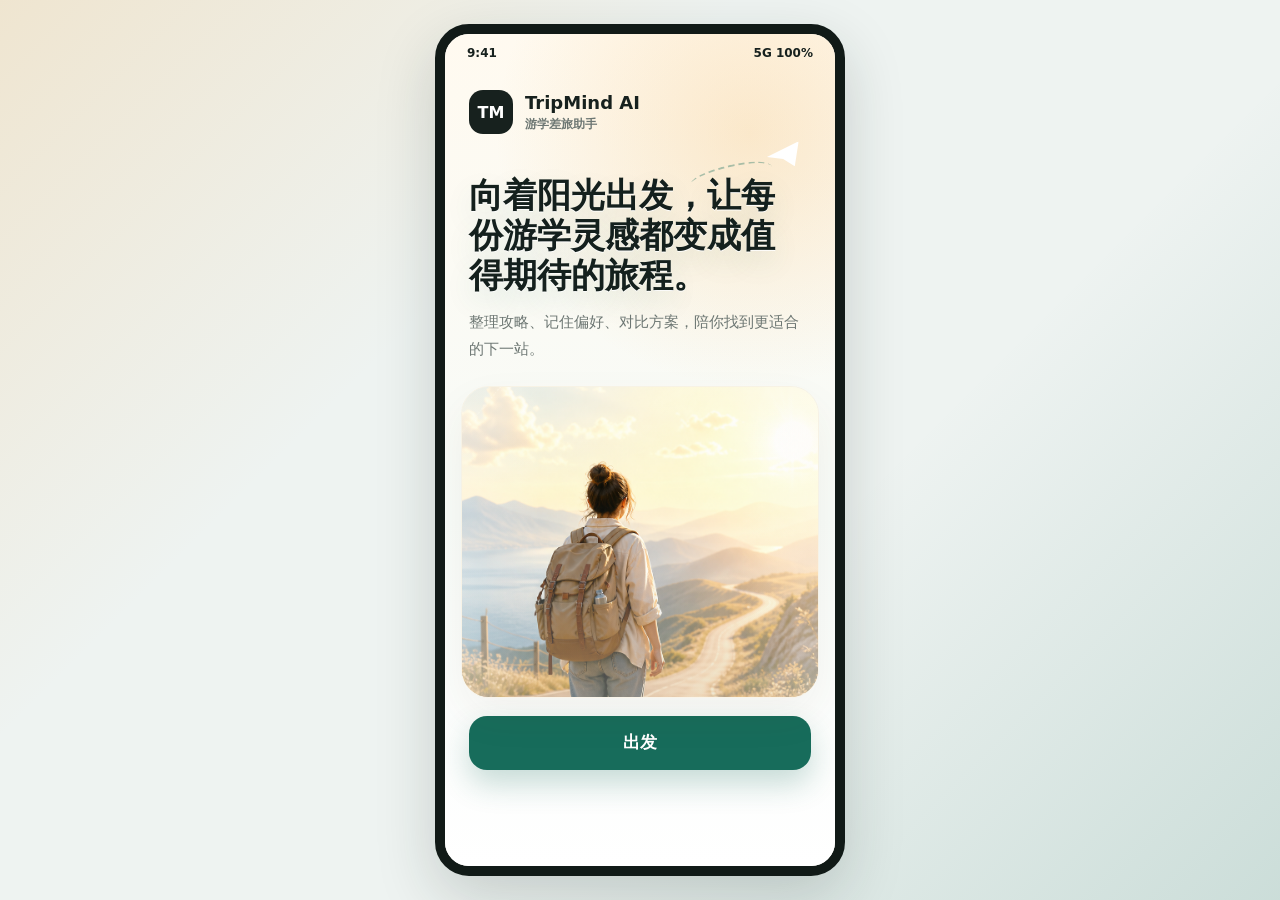
<file: index.html>
<!doctype html>
<html lang="zh-CN">
  <head>
    <meta charset="UTF-8" />
    <meta name="viewport" content="width=device-width, initial-scale=1.0" />
    <meta http-equiv="refresh" content="0; url=./deploy/github-pages/?v=20260709-2" />
    <title>TripMind AI Demo</title>
    <style>
      body {
        min-height: 100vh;
        margin: 0;
        display: grid;
        place-items: center;
        font-family:
          -apple-system, BlinkMacSystemFont, "Segoe UI", "PingFang SC", "Microsoft YaHei",
          sans-serif;
        color: #20242a;
        background: #f7f3ec;
      }

      a {
        color: #176b87;
      }
    </style>
  </head>
  <body>
    <p>正在打开 TripMind AI Demo。若未自动跳转，请点击 <a href="./deploy/github-pages/?v=20260709-2">这里</a>。</p>
  </body>
</html>
</file>
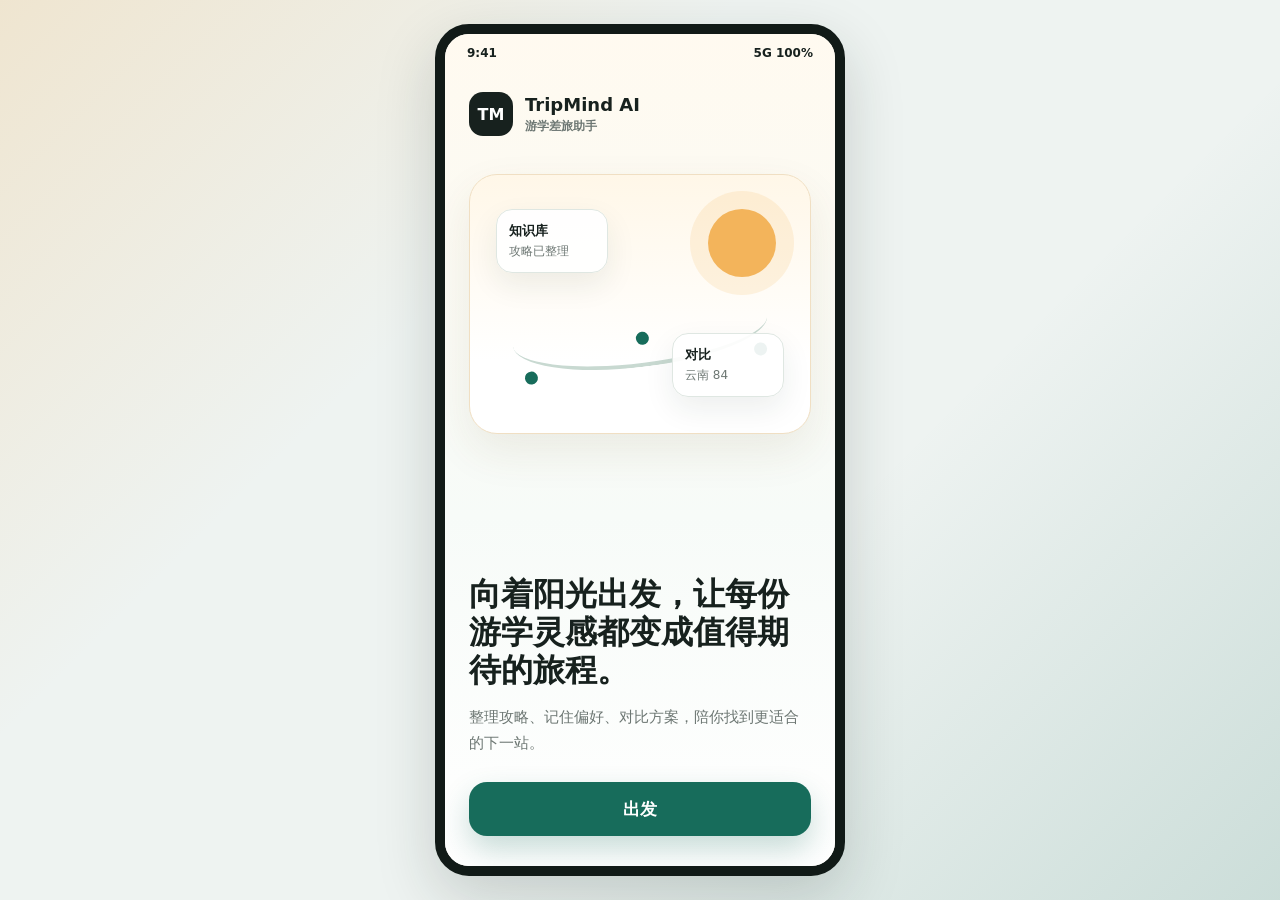
<file: demo/mobile-v1/index.html>
<!doctype html>
<html lang="zh-CN">
  <head>
    <meta charset="UTF-8" />
    <meta name="viewport" content="width=device-width, initial-scale=1.0" />
    <title>TripMind AI Mobile Demo</title>
    <link rel="stylesheet" href="./styles.css" />
  </head>
  <body>
    <main class="phone-shell" aria-label="TripMind AI 移动端原型">
      <section class="screen splash-screen is-active" id="splashScreen">
        <div class="status-bar">
          <span>9:41</span>
          <span>5G  100%</span>
        </div>

        <div class="splash-content">
          <div class="brand">
            <div class="brand-mark">TM</div>
            <div>
              <p>TripMind AI</p>
              <span>游学差旅助手</span>
            </div>
          </div>

          <div class="travel-card" aria-hidden="true">
            <div class="sun"></div>
            <div class="path">
              <span></span>
              <span></span>
              <span></span>
            </div>
            <div class="mini-note note-a">
              <strong>知识库</strong>
              <span>攻略已整理</span>
            </div>
            <div class="mini-note note-b">
              <strong>对比</strong>
              <span>云南 84</span>
            </div>
          </div>

          <div class="copy-block">
            <h1>向着阳光出发，让每份游学灵感都变成值得期待的旅程。</h1>
            <p>整理攻略、记住偏好、对比方案，陪你找到更适合的下一站。</p>
          </div>

          <button class="depart-btn" id="departBtn" type="button">出发</button>
        </div>
      </section>

      <section class="screen app-screen" id="appScreen">
        <div class="status-bar dark">
          <span>9:41</span>
          <span>5G  100%</span>
        </div>

        <header class="app-header">
          <div>
            <p>TripMind AI</p>
            <h2 id="pageTitle">今天想规划什么行程？</h2>
          </div>
          <button class="avatar-btn" type="button" aria-label="用户小林">小林</button>
        </header>

        <div class="tab-content is-active" data-page="chat">
          <section class="prompt-card">
            <span>试着这样问我</span>
            <p>我在新疆 15 天自驾和云南 15 天游学之间纠结，预算 1.5 万，帮我分析。</p>
          </section>

          <section class="input-panel">
            <textarea id="questionInput" aria-label="输入你的旅行问题">我在新疆 15 天自驾和云南 15 天游学之间纠结，预算 1.5 万，不吃牛羊肉，容易晕车，希望每天保留 2 小时学习时间，帮我分析哪个更适合。</textarea>
            <button class="primary-action" id="askBtn" type="button">让 AI 分析</button>
          </section>

          <section class="quick-actions">
            <h3>快捷入口</h3>
            <div class="quick-grid">
              <button type="button" data-tab="knowledge">上传攻略</button>
              <button type="button" data-tab="compare">新建对比</button>
            </div>
          </section>

          <section class="memory-preview">
            <div class="section-title">
              <h3>最近记忆</h3>
              <button type="button" data-tab="knowledge">管理</button>
            </div>
            <ul>
              <li><span>预算上限</span><strong>15000 元</strong></li>
              <li><span>饮食限制</span><strong>不吃牛羊肉</strong></li>
              <li><span>学习目标</span><strong>每天 2 小时</strong></li>
            </ul>
          </section>
        </div>

        <div class="tab-content" data-page="knowledge">
          <section class="module-hero">
            <span>游学知识库</span>
            <h2>把零散攻略整理成可追溯的决策依据。</h2>
          </section>

          <button class="upload-card" id="uploadBtn" type="button">
            <span class="upload-plus">+</span>
            <strong>上传攻略 / 预算 / 课程计划</strong>
            <em>PDF、截图、表格和文字笔记都可以先放进来</em>
          </button>

          <section class="source-list">
            <h3>已整理资料</h3>
            <article>
              <span>攻略</span>
              <strong>云南游学攻略.pdf</strong>
              <em>提取 12 条知识</em>
            </article>
            <article>
              <span>预算</span>
              <strong>个人预算计划.xlsx</strong>
              <em>识别预算上限 15000 元</em>
            </article>
            <article>
              <span>偏好</span>
              <strong>小林的行程记忆</strong>
              <em>不吃牛羊肉、容易晕车</em>
            </article>
          </section>
        </div>

        <div class="tab-content" data-page="compare">
          <section class="module-hero compare-hero">
            <span>复杂对比决策</span>
            <h2>新疆自驾 vs 云南游学，哪一个更适合你？</h2>
          </section>

          <section class="decision-card">
            <div class="decision-header">
              <div>
                <span>TripMind AI 推荐</span>
                <h3>云南 15 天游学</h3>
              </div>
              <strong>84</strong>
            </div>
            <p>更符合预算、学习目标和体力限制；新疆自驾体验更强，但长距离移动对晕车用户不友好。</p>
          </section>

          <section class="compare-list">
            <article>
              <span>预算匹配</span>
              <strong>云南更可控</strong>
              <em>住宿与城市交通弹性更高</em>
            </article>
            <article>
              <span>学习目标</span>
              <strong>云南更容易保留学习时间</strong>
              <em>节奏较轻，适合每天 2 小时学习</em>
            </article>
            <article>
              <span>备选条件</span>
              <strong>想要强自然景观可选新疆</strong>
              <em>需接受高强度交通与更高预算波动</em>
            </article>
          </section>
        </div>

        <div class="tab-content" data-page="planb">
          <section class="module-hero planb-hero">
            <span>Plan B</span>
            <h2>途中遇到变化，先看到影响，再确认调整。</h2>
          </section>

          <section class="alert-card">
            <span>突发提醒</span>
            <h3>Day 5 大理持续暴雨，洱海骑行不建议进行。</h3>
            <p>影响时间：下午；预算影响：可控；安全风险：升高。</p>
          </section>

          <section class="plan-card">
            <h3>推荐替代方案</h3>
            <ul>
              <li>上午保留原课程/学习安排</li>
              <li>下午改为非遗体验馆 + 室内咖啡馆学习</li>
              <li>晚上根据天气决定是否短途散步</li>
            </ul>
          </section>

          <section class="check-list">
            <h3>执行前确认</h3>
            <label><input type="checkbox" /> 取消洱海骑行预约</label>
            <label><input type="checkbox" /> 新增非遗体验预约</label>
            <label><input type="checkbox" /> 调整下午打车时间</label>
          </section>
        </div>

        <nav class="bottom-tabs" aria-label="核心模块导航">
          <button class="tab-btn is-active" type="button" data-tab="chat">
            <span class="tab-icon chat-icon"></span>
            <strong>AI问答</strong>
          </button>
          <button class="tab-btn" type="button" data-tab="knowledge">
            <span class="tab-icon book-icon"></span>
            <strong>知识库</strong>
          </button>
          <button class="tab-btn" type="button" data-tab="compare">
            <span class="tab-icon compare-icon"></span>
            <strong>行程对比</strong>
          </button>
          <button class="tab-btn" type="button" data-tab="planb">
            <span class="tab-icon planb-icon"></span>
            <strong>Plan B</strong>
          </button>
        </nav>
      </section>
    </main>

    <div class="toast" id="toast" role="status" aria-live="polite"></div>
    <script src="./script.js"></script>
  </body>
</html>
</file>
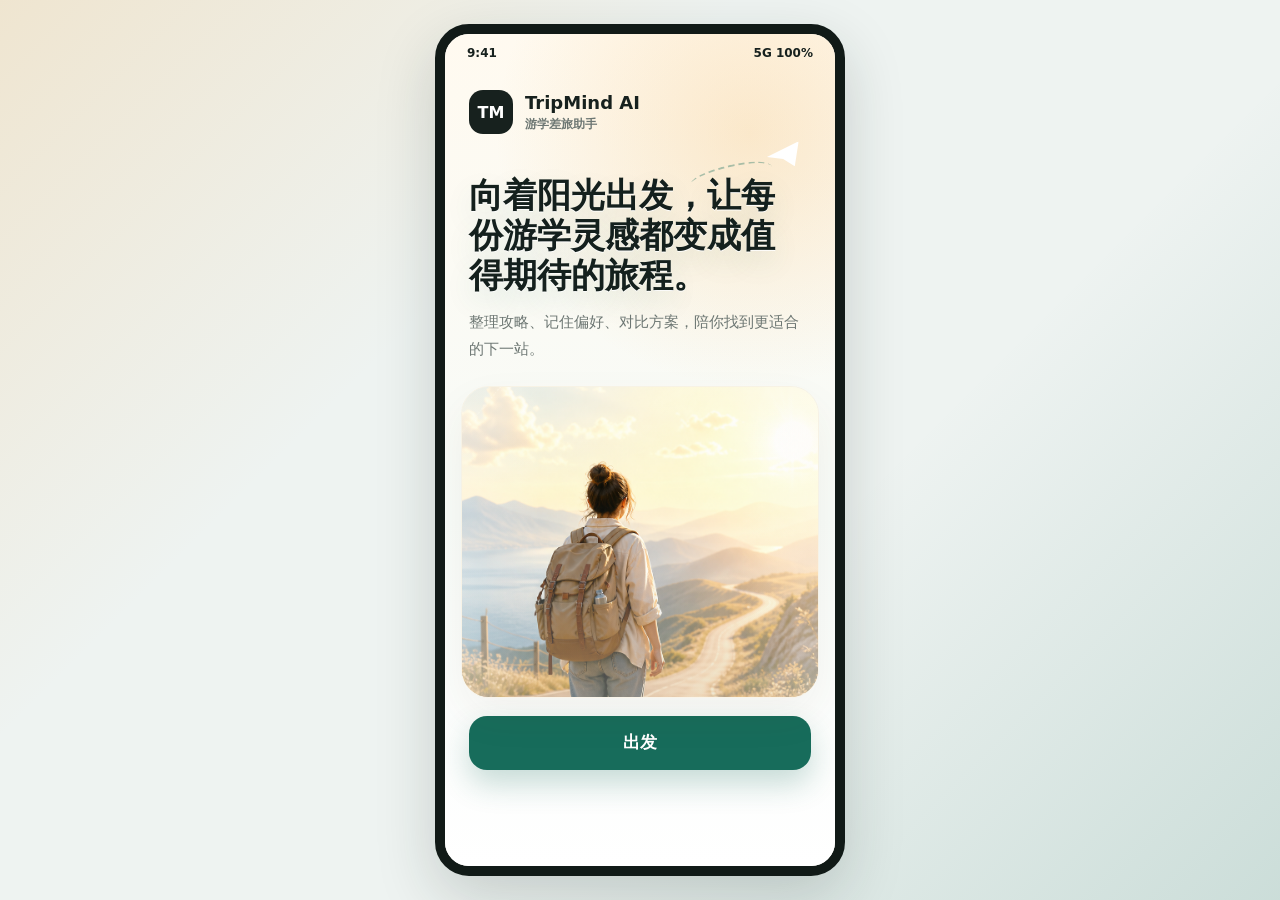
<file: demo/mobile-v2/index.html>
<!doctype html>
<html lang="zh-CN">
  <head>
    <meta charset="UTF-8" />
    <meta name="viewport" content="width=device-width, initial-scale=1.0" />
    <title>TripMind AI Mobile Demo</title>
    <link rel="stylesheet" href="./styles.css?v=20260709-2" />
  </head>
  <body>
    <main class="phone-shell" aria-label="TripMind AI 移动端原型">
      <section class="screen splash-screen is-active" id="splashScreen">
        <div class="status-bar">
          <span>9:41</span>
          <span>5G  100%</span>
        </div>

        <div class="splash-content">
          <div class="brand">
            <div class="brand-mark">TM</div>
            <div>
              <p>TripMind AI</p>
              <span>游学差旅助手</span>
            </div>
          </div>

          <div class="copy-block">
            <div class="paper-plane" aria-hidden="true">
              <span></span>
            </div>
            <h1>向着阳光出发，让每份游学灵感都变成值得期待的旅程。</h1>
            <p>整理攻略、记住偏好、对比方案，陪你找到更适合的下一站。</p>
          </div>

          <div class="travel-photo" aria-hidden="true">
            <img src="./assets/hero-backpacker-v2.png" alt="" />
            <div class="photo-fade"></div>
          </div>

          <button class="depart-btn" id="departBtn" type="button">出发</button>
        </div>
      </section>

      <section class="screen app-screen" id="appScreen">
        <div class="status-bar dark">
          <span>9:41</span>
          <span>5G  100%</span>
        </div>

        <header class="chat-topbar">
          <button class="icon-btn menu-btn" id="menuBtn" type="button" aria-label="打开菜单">
            <span></span>
          </button>
          <h2 id="pageTitle">TripMind AI</h2>
          <button class="avatar-btn" type="button" aria-label="用户小林">小林</button>
        </header>

        <div class="app-body">
          <div class="tab-content is-active" data-page="chat">
            <section class="assistant-intro">
              <div class="intro-mark" aria-hidden="true">
                <span class="plane-shape"></span>
                <span class="plane-trail"></span>
              </div>
              <div>
                <h1>我是 TripMind AI</h1>
                <p>陪你规划游学、对比方案、处理途中变化。</p>
              </div>
            </section>

            <section class="suggestion-list" aria-label="推荐提问">
              <button type="button">新疆 15 天自驾和云南 15 天游学怎么选？</button>
              <button type="button">遇到天气变化，帮我生成 Plan B。</button>
            </section>

            <section class="result-stream" id="resultStream" aria-live="polite"></section>
          </div>

          <div class="tab-content" data-page="knowledge">
            <section class="knowledge-search">
              <label>
                <span>搜索</span>
                <input type="search" placeholder="搜索资料、偏好、引用来源" />
              </label>
            </section>

            <section class="upload-hub">
              <div>
                <h3>上传资料</h3>
                <p>攻略、预算、课程计划、票务截图都可以作为 AI 回答依据。</p>
              </div>
              <button id="uploadBtn" type="button">+</button>
            </section>

            <section class="source-list knowledge-card">
              <div class="section-head">
                <h3>资料源</h3>
                <span>4 个可引用</span>
              </div>
              <article>
                <div class="source-type pdf">PDF</div>
                <div>
                  <strong>云南游学攻略.pdf</strong>
                  <em>攻略 · 12 条知识 · 可用于行程规划</em>
                </div>
              </article>
              <article>
                <div class="source-type sheet">表</div>
                <div>
                  <strong>个人预算计划.xlsx</strong>
                  <em>预算 · 识别预算上限 15000 元</em>
                </div>
              </article>
              <article>
                <div class="source-type img">图</div>
                <div>
                  <strong>课程安排截图</strong>
                  <em>课程 · 每天 2 小时学习窗口</em>
                </div>
              </article>
              <article>
                <div class="source-type note">记</div>
                <div>
                  <strong>小林的行程记忆</strong>
                  <em>偏好 · 饮食、晕车、节奏限制</em>
                </div>
              </article>
            </section>

            <section class="memory-groups knowledge-card">
              <div class="section-head">
                <h3>AI 记忆</h3>
                <span>按主题折叠</span>
              </div>
              <details open>
                <summary>
                  <strong>预算与时间</strong>
                  <span>2 条</span>
                </summary>
                <ul>
                  <li>预算上限 15000 元</li>
                  <li>每天保留 2 小时学习时间</li>
                </ul>
              </details>
              <details>
                <summary>
                  <strong>饮食与身体限制</strong>
                  <span>2 条</span>
                </summary>
                <ul>
                  <li>不吃牛羊肉</li>
                  <li>容易晕车，避免长时间山路和高强度转场</li>
                </ul>
              </details>
              <details>
                <summary>
                  <strong>目的地偏好</strong>
                  <span>2 条</span>
                </summary>
                <ul>
                  <li>希望兼顾自然风景和学习安排</li>
                  <li>更偏好城市交通可控的目的地</li>
                </ul>
              </details>
              <details>
                <summary>
                  <strong>风险偏好</strong>
                  <span>1 条</span>
                </summary>
                <ul>
                  <li>遇到天气或交通变化时优先保留学习节奏</li>
                </ul>
              </details>
            </section>

            <section class="memory-confirm knowledge-card" id="memoryConfirmCard" hidden>
              <div class="section-head">
                <h3>发现可保存的 AI 记忆</h3>
                <span>待确认</span>
              </div>
              <label><input type="checkbox" /> 总预算不超过 15000 元</label>
              <label><input type="checkbox" /> 每天保留 2 小时学习时间</label>
              <label><input type="checkbox" /> 容易晕车，避免高强度转场</label>
              <label><input type="checkbox" /> 偏好慢节奏和可调整路线</label>
              <div class="card-actions">
                <button class="primary-action" type="button" id="saveMemoryBtn">全部保存</button>
                <button class="ghost-action" type="button">逐条确认</button>
              </div>
            </section>
          </div>
        </div>

        <footer class="chat-dock">
          <div class="mode-strip" aria-label="快捷模式">
            <button type="button" data-mode="行程规划">行程规划</button>
            <button type="button" data-mode="Plan B">Plan B</button>
            <button type="button" data-mode="知识库检索">知识库</button>
          </div>

          <div class="composer">
            <button class="voice-btn" type="button" aria-label="语音输入">语音</button>
            <textarea
              id="questionInput"
              aria-label="输入你的旅行问题"
              placeholder="输入你的旅行问题..."
              rows="1"
            ></textarea>
            <div class="voice-panel" aria-hidden="true">
              <button class="keyboard-btn" type="button" aria-label="返回键盘">键盘</button>
              <button class="hold-talk" type="button">按住说话</button>
              <button class="round-btn voice-close-btn" type="button" aria-label="关闭语音输入">×</button>
            </div>
            <button class="round-btn attach-btn" type="button" aria-label="上传资料" aria-expanded="false">+</button>
            <button class="send-btn" id="askBtn" type="button" disabled>发送</button>
          </div>

          <div class="attach-panel" id="attachPanel" hidden>
            <button type="button">
              <span class="attach-icon camera-icon"></span>
              <strong>拍照</strong>
            </button>
            <button type="button">
              <span class="attach-icon album-icon"></span>
              <strong>相册</strong>
            </button>
            <button type="button">
              <span class="attach-icon file-icon"></span>
              <strong>本地文件</strong>
            </button>
          </div>
          <p>内容由 TripMind AI 生成</p>
        </footer>

        <div class="drawer-backdrop" id="drawerBackdrop" hidden></div>
        <aside class="side-drawer" id="sideDrawer" aria-label="侧边菜单" aria-hidden="true">
          <div class="drawer-head">
            <strong>TripMind AI</strong>
            <button class="icon-btn" id="closeDrawerBtn" type="button" aria-label="关闭菜单">×</button>
          </div>
          <button class="drawer-item is-active" type="button" data-tab="chat">
            <span class="tab-icon chat-icon"></span>
            <strong>AI问答</strong>
          </button>
          <button class="drawer-item" type="button" data-tab="knowledge">
            <span class="tab-icon book-icon"></span>
            <strong>知识库</strong>
          </button>
        </aside>
      </section>
    </main>

    <div class="toast" id="toast" role="status" aria-live="polite"></div>
    <script src="./script.js?v=20260709-2"></script>
  </body>
</html>
</file>
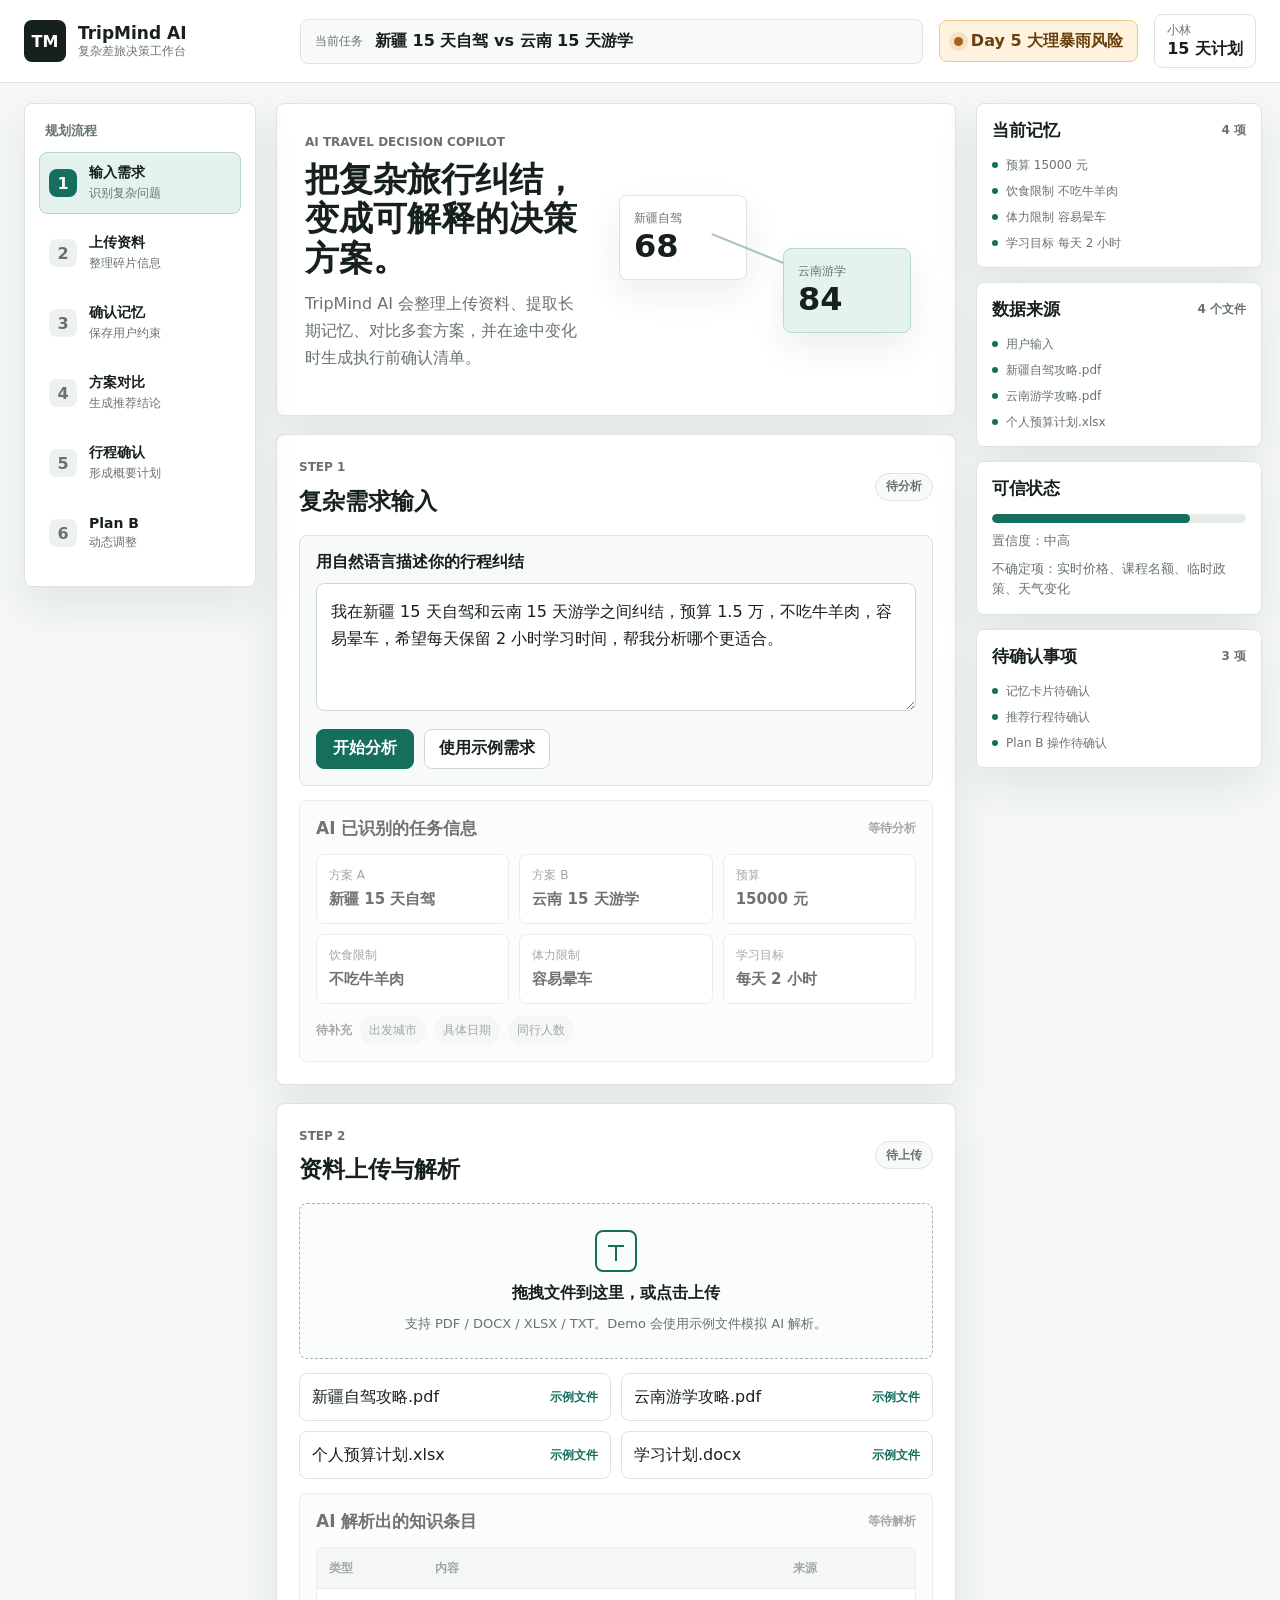
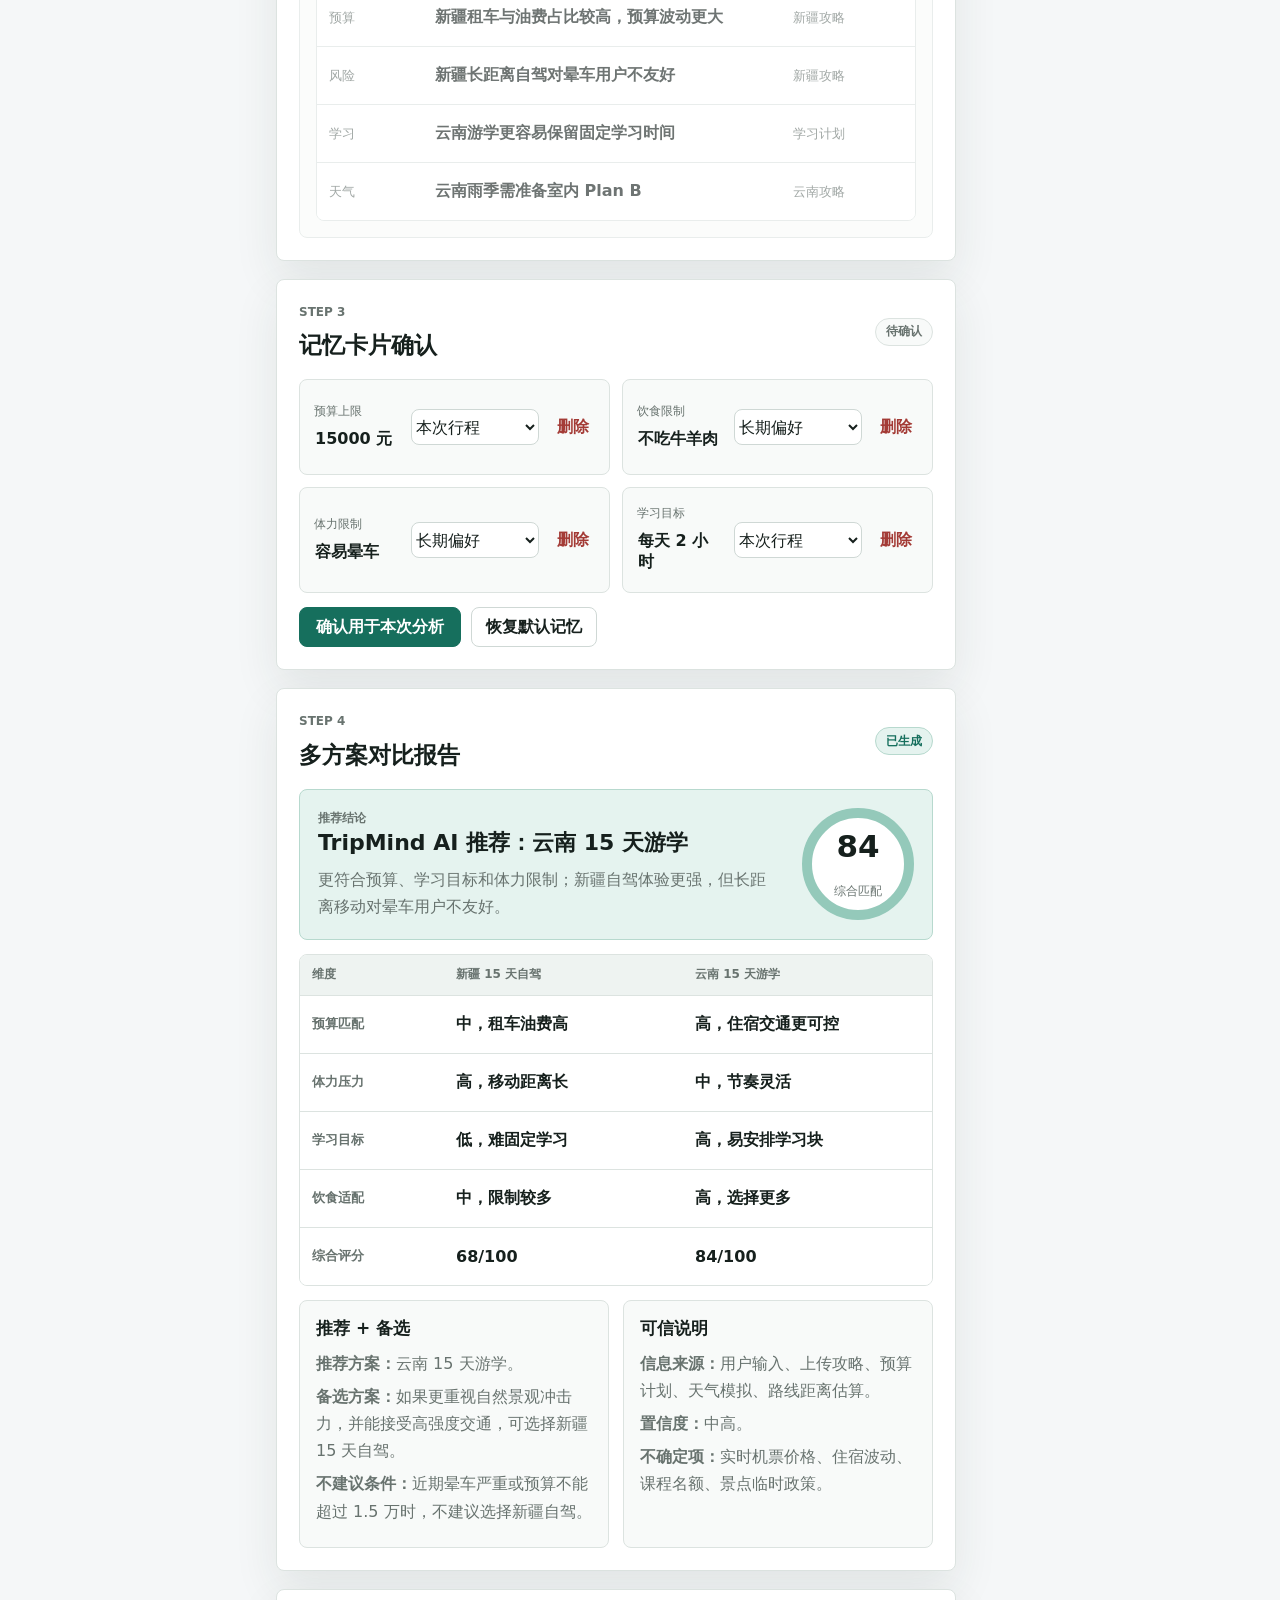
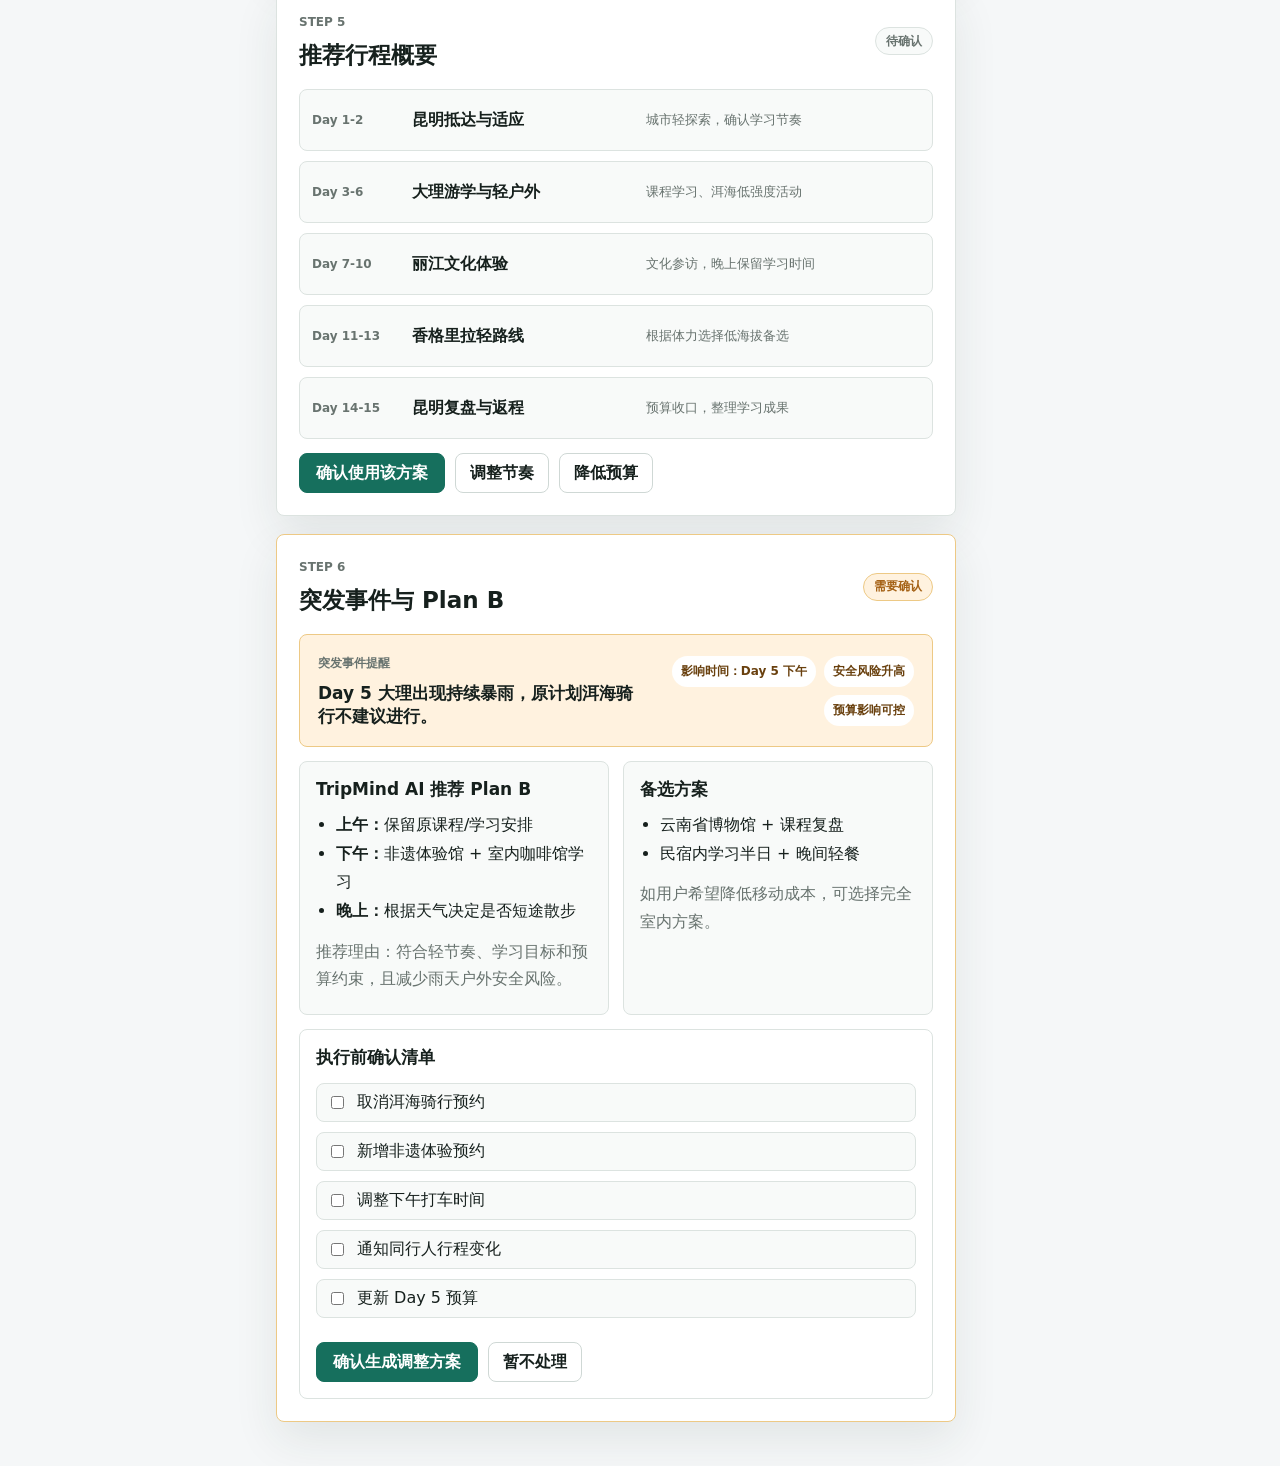
<file: archive/web-workbench-legacy/demo/index.html>
<!doctype html>
<html lang="zh-CN">
  <head>
    <meta charset="UTF-8" />
    <meta name="viewport" content="width=device-width, initial-scale=1.0" />
    <title>TripMind AI Demo</title>
    <link rel="stylesheet" href="./styles.css" />
  </head>
  <body>
    <div class="app-shell">
      <header class="topbar">
        <div class="brand-block">
          <div class="brand-mark">TM</div>
          <div>
            <div class="brand-name">TripMind AI</div>
            <div class="brand-subtitle">复杂差旅决策工作台</div>
          </div>
        </div>

        <div class="task-pill">
          <span class="label">当前任务</span>
          <strong>新疆 15 天自驾 vs 云南 15 天游学</strong>
        </div>

        <button class="weather-alert" id="weatherAlert" type="button" aria-label="查看大理暴雨风险">
          <span class="alert-dot"></span>
          <span>Day 5 大理暴雨风险</span>
        </button>

        <div class="profile-chip">
          <span>小林</span>
          <strong>15 天计划</strong>
        </div>
      </header>

      <div class="workspace">
        <aside class="flow-nav" aria-label="流程导航">
          <div class="nav-title">规划流程</div>
          <button class="nav-item is-active" type="button" data-target="step-intake">
            <span class="step-index">1</span>
            <span>
              <strong>输入需求</strong>
              <em>识别复杂问题</em>
            </span>
          </button>
          <button class="nav-item" type="button" data-target="step-upload">
            <span class="step-index">2</span>
            <span>
              <strong>上传资料</strong>
              <em>整理碎片信息</em>
            </span>
          </button>
          <button class="nav-item" type="button" data-target="step-memory">
            <span class="step-index">3</span>
            <span>
              <strong>确认记忆</strong>
              <em>保存用户约束</em>
            </span>
          </button>
          <button class="nav-item" type="button" data-target="step-compare">
            <span class="step-index">4</span>
            <span>
              <strong>方案对比</strong>
              <em>生成推荐结论</em>
            </span>
          </button>
          <button class="nav-item" type="button" data-target="step-plan">
            <span class="step-index">5</span>
            <span>
              <strong>行程确认</strong>
              <em>形成概要计划</em>
            </span>
          </button>
          <button class="nav-item" type="button" data-target="step-planb">
            <span class="step-index">6</span>
            <span>
              <strong>Plan B</strong>
              <em>动态调整</em>
            </span>
          </button>
        </aside>

        <main class="main-panel">
          <section class="hero-strip" aria-label="TripMind AI 工作台概览">
            <div>
              <p class="eyebrow">AI Travel Decision Copilot</p>
              <h1>把复杂旅行纠结，变成可解释的决策方案。</h1>
              <p>
                TripMind AI 会整理上传资料、提取长期记忆、对比多套方案，并在途中变化时生成执行前确认清单。
              </p>
            </div>
            <div class="route-visual" aria-hidden="true">
              <div class="route-card route-card-a">
                <span>新疆自驾</span>
                <strong>68</strong>
              </div>
              <div class="route-line"></div>
              <div class="route-card route-card-b">
                <span>云南游学</span>
                <strong>84</strong>
              </div>
            </div>
          </section>

          <section class="step-section" id="step-intake">
            <div class="section-heading">
              <div>
                <p class="eyebrow">Step 1</p>
                <h2>复杂需求输入</h2>
              </div>
              <span class="status-badge pending" id="intakeStatus">待分析</span>
            </div>
            <div class="input-card">
              <label for="tripPrompt">用自然语言描述你的行程纠结</label>
              <textarea id="tripPrompt">我在新疆 15 天自驾和云南 15 天游学之间纠结，预算 1.5 万，不吃牛羊肉，容易晕车，希望每天保留 2 小时学习时间，帮我分析哪个更适合。</textarea>
              <div class="action-row">
                <button class="primary-btn" id="analyzeBtn" type="button">开始分析</button>
                <button class="ghost-btn" id="resetPromptBtn" type="button">使用示例需求</button>
              </div>
            </div>

            <div class="parsed-task is-muted" id="parsedTask">
              <div class="mini-header">
                <h3>AI 已识别的任务信息</h3>
                <span>等待分析</span>
              </div>
              <div class="task-grid">
                <div><span>方案 A</span><strong>新疆 15 天自驾</strong></div>
                <div><span>方案 B</span><strong>云南 15 天游学</strong></div>
                <div><span>预算</span><strong>15000 元</strong></div>
                <div><span>饮食限制</span><strong>不吃牛羊肉</strong></div>
                <div><span>体力限制</span><strong>容易晕车</strong></div>
                <div><span>学习目标</span><strong>每天 2 小时</strong></div>
              </div>
              <div class="missing-info">
                <strong>待补充</strong>
                <span>出发城市</span>
                <span>具体日期</span>
                <span>同行人数</span>
              </div>
            </div>
          </section>

          <section class="step-section" id="step-upload">
            <div class="section-heading">
              <div>
                <p class="eyebrow">Step 2</p>
                <h2>资料上传与解析</h2>
              </div>
              <span class="status-badge pending" id="uploadStatus">待上传</span>
            </div>

            <div class="upload-zone" id="uploadZone">
              <input id="fileInput" type="file" multiple />
              <div class="upload-icon" aria-hidden="true"></div>
              <strong>拖拽文件到这里，或点击上传</strong>
              <span>支持 PDF / DOCX / XLSX / TXT。Demo 会使用示例文件模拟 AI 解析。</span>
            </div>

            <div class="file-list" id="fileList" aria-live="polite">
              <div class="file-row"><span>新疆自驾攻略.pdf</span><strong>示例文件</strong></div>
              <div class="file-row"><span>云南游学攻略.pdf</span><strong>示例文件</strong></div>
              <div class="file-row"><span>个人预算计划.xlsx</span><strong>示例文件</strong></div>
              <div class="file-row"><span>学习计划.docx</span><strong>示例文件</strong></div>
            </div>

            <div class="knowledge-card is-muted" id="knowledgeCard">
              <div class="mini-header">
                <h3>AI 解析出的知识条目</h3>
                <span>等待解析</span>
              </div>
              <div class="knowledge-table">
                <div class="table-head">
                  <span>类型</span>
                  <span>内容</span>
                  <span>来源</span>
                </div>
                <button class="knowledge-row" type="button">
                  <span>预算</span>
                  <strong>新疆租车与油费占比较高，预算波动更大</strong>
                  <em>新疆攻略</em>
                </button>
                <button class="knowledge-row" type="button">
                  <span>风险</span>
                  <strong>新疆长距离自驾对晕车用户不友好</strong>
                  <em>新疆攻略</em>
                </button>
                <button class="knowledge-row" type="button">
                  <span>学习</span>
                  <strong>云南游学更容易保留固定学习时间</strong>
                  <em>学习计划</em>
                </button>
                <button class="knowledge-row" type="button">
                  <span>天气</span>
                  <strong>云南雨季需准备室内 Plan B</strong>
                  <em>云南攻略</em>
                </button>
              </div>
            </div>
          </section>

          <section class="step-section" id="step-memory">
            <div class="section-heading">
              <div>
                <p class="eyebrow">Step 3</p>
                <h2>记忆卡片确认</h2>
              </div>
              <span class="status-badge pending" id="memoryStatus">待确认</span>
            </div>

            <div class="memory-grid" id="memoryGrid">
              <article class="memory-card" data-key="预算上限">
                <div>
                  <span>预算上限</span>
                  <strong contenteditable="true">15000 元</strong>
                </div>
                <select aria-label="预算上限记忆类型">
                  <option>本次行程</option>
                  <option>长期偏好</option>
                </select>
                <button type="button" class="text-btn remove-memory">删除</button>
              </article>
              <article class="memory-card" data-key="饮食限制">
                <div>
                  <span>饮食限制</span>
                  <strong contenteditable="true">不吃牛羊肉</strong>
                </div>
                <select aria-label="饮食限制记忆类型">
                  <option>长期偏好</option>
                  <option>本次行程</option>
                </select>
                <button type="button" class="text-btn remove-memory">删除</button>
              </article>
              <article class="memory-card" data-key="体力限制">
                <div>
                  <span>体力限制</span>
                  <strong contenteditable="true">容易晕车</strong>
                </div>
                <select aria-label="体力限制记忆类型">
                  <option>长期偏好</option>
                  <option>本次行程</option>
                </select>
                <button type="button" class="text-btn remove-memory">删除</button>
              </article>
              <article class="memory-card" data-key="学习目标">
                <div>
                  <span>学习目标</span>
                  <strong contenteditable="true">每天 2 小时</strong>
                </div>
                <select aria-label="学习目标记忆类型">
                  <option>本次行程</option>
                  <option>长期偏好</option>
                </select>
                <button type="button" class="text-btn remove-memory">删除</button>
              </article>
            </div>
            <div class="action-row">
              <button class="primary-btn" id="confirmMemoryBtn" type="button">确认用于本次分析</button>
              <button class="ghost-btn" id="restoreMemoryBtn" type="button">恢复默认记忆</button>
            </div>
          </section>

          <section class="step-section" id="step-compare">
            <div class="section-heading">
              <div>
                <p class="eyebrow">Step 4</p>
                <h2>多方案对比报告</h2>
              </div>
              <span class="status-badge done">已生成</span>
            </div>

            <div class="recommendation-card">
              <div>
                <p class="eyebrow">推荐结论</p>
                <h3>TripMind AI 推荐：云南 15 天游学</h3>
                <p>更符合预算、学习目标和体力限制；新疆自驾体验更强，但长距离移动对晕车用户不友好。</p>
              </div>
              <div class="score-ring">
                <span>84</span>
                <em>综合匹配</em>
              </div>
            </div>

            <div class="compare-table">
              <div class="compare-head">
                <span>维度</span>
                <span>新疆 15 天自驾</span>
                <span>云南 15 天游学</span>
              </div>
              <button type="button" class="compare-row">
                <span>预算匹配</span>
                <strong>中，租车油费高</strong>
                <strong>高，住宿交通更可控</strong>
              </button>
              <button type="button" class="compare-row">
                <span>体力压力</span>
                <strong>高，移动距离长</strong>
                <strong>中，节奏灵活</strong>
              </button>
              <button type="button" class="compare-row">
                <span>学习目标</span>
                <strong>低，难固定学习</strong>
                <strong>高，易安排学习块</strong>
              </button>
              <button type="button" class="compare-row">
                <span>饮食适配</span>
                <strong>中，限制较多</strong>
                <strong>高，选择更多</strong>
              </button>
              <button type="button" class="compare-row">
                <span>综合评分</span>
                <strong>68/100</strong>
                <strong>84/100</strong>
              </button>
            </div>

            <div class="two-col">
              <div class="insight-box">
                <h3>推荐 + 备选</h3>
                <p><strong>推荐方案：</strong>云南 15 天游学。</p>
                <p><strong>备选方案：</strong>如果更重视自然景观冲击力，并能接受高强度交通，可选择新疆 15 天自驾。</p>
                <p><strong>不建议条件：</strong>近期晕车严重或预算不能超过 1.5 万时，不建议选择新疆自驾。</p>
              </div>
              <div class="insight-box">
                <h3>可信说明</h3>
                <p><strong>信息来源：</strong>用户输入、上传攻略、预算计划、天气模拟、路线距离估算。</p>
                <p><strong>置信度：</strong>中高。</p>
                <p><strong>不确定项：</strong>实时机票价格、住宿波动、课程名额、景点临时政策。</p>
              </div>
            </div>
          </section>

          <section class="step-section" id="step-plan">
            <div class="section-heading">
              <div>
                <p class="eyebrow">Step 5</p>
                <h2>推荐行程概要</h2>
              </div>
              <span class="status-badge pending" id="planStatus">待确认</span>
            </div>

            <div class="timeline">
              <div class="timeline-item"><span>Day 1-2</span><strong>昆明抵达与适应</strong><em>城市轻探索，确认学习节奏</em></div>
              <div class="timeline-item"><span>Day 3-6</span><strong>大理游学与轻户外</strong><em>课程学习、洱海低强度活动</em></div>
              <div class="timeline-item"><span>Day 7-10</span><strong>丽江文化体验</strong><em>文化参访，晚上保留学习时间</em></div>
              <div class="timeline-item"><span>Day 11-13</span><strong>香格里拉轻路线</strong><em>根据体力选择低海拔备选</em></div>
              <div class="timeline-item"><span>Day 14-15</span><strong>昆明复盘与返程</strong><em>预算收口，整理学习成果</em></div>
            </div>

            <div class="action-row">
              <button class="primary-btn" id="confirmPlanBtn" type="button">确认使用该方案</button>
              <button class="ghost-btn" id="relaxPlanBtn" type="button">调整节奏</button>
              <button class="ghost-btn" id="budgetPlanBtn" type="button">降低预算</button>
            </div>
          </section>

          <section class="step-section planb-section" id="step-planb">
            <div class="section-heading">
              <div>
                <p class="eyebrow">Step 6</p>
                <h2>突发事件与 Plan B</h2>
              </div>
              <span class="status-badge warning">需要确认</span>
            </div>

            <div class="event-card">
              <div>
                <p class="eyebrow">突发事件提醒</p>
                <h3>Day 5 大理出现持续暴雨，原计划洱海骑行不建议进行。</h3>
              </div>
              <div class="event-impact">
                <span>影响时间：Day 5 下午</span>
                <span>安全风险升高</span>
                <span>预算影响可控</span>
              </div>
            </div>

            <div class="planb-grid">
              <div class="planb-card">
                <h3>TripMind AI 推荐 Plan B</h3>
                <ul>
                  <li><strong>上午：</strong>保留原课程/学习安排</li>
                  <li><strong>下午：</strong>非遗体验馆 + 室内咖啡馆学习</li>
                  <li><strong>晚上：</strong>根据天气决定是否短途散步</li>
                </ul>
                <p>推荐理由：符合轻节奏、学习目标和预算约束，且减少雨天户外安全风险。</p>
              </div>
              <div class="planb-card">
                <h3>备选方案</h3>
                <ul>
                  <li>云南省博物馆 + 课程复盘</li>
                  <li>民宿内学习半日 + 晚间轻餐</li>
                </ul>
                <p>如用户希望降低移动成本，可选择完全室内方案。</p>
              </div>
            </div>

            <div class="confirm-list">
              <h3>执行前确认清单</h3>
              <label><input type="checkbox" /> 取消洱海骑行预约</label>
              <label><input type="checkbox" /> 新增非遗体验预约</label>
              <label><input type="checkbox" /> 调整下午打车时间</label>
              <label><input type="checkbox" /> 通知同行人行程变化</label>
              <label><input type="checkbox" /> 更新 Day 5 预算</label>
              <div class="action-row">
                <button class="primary-btn" id="confirmPlanBBtn" type="button">确认生成调整方案</button>
                <button class="ghost-btn" type="button">暂不处理</button>
              </div>
            </div>
          </section>
        </main>

        <aside class="context-panel" aria-label="当前上下文">
          <div class="context-card">
            <div class="mini-header">
              <h3>当前记忆</h3>
              <span id="memoryCount">4 项</span>
            </div>
            <ul class="context-list" id="contextMemory">
              <li>预算 15000 元</li>
              <li>不吃牛羊肉</li>
              <li>容易晕车</li>
              <li>每天学习 2 小时</li>
            </ul>
          </div>

          <div class="context-card">
            <div class="mini-header">
              <h3>数据来源</h3>
              <span>4 个文件</span>
            </div>
            <ul class="context-list">
              <li>用户输入</li>
              <li>新疆自驾攻略.pdf</li>
              <li>云南游学攻略.pdf</li>
              <li>个人预算计划.xlsx</li>
            </ul>
          </div>

          <div class="context-card trust-card">
            <h3>可信状态</h3>
            <div class="trust-meter"><span style="width: 78%"></span></div>
            <p>置信度：中高</p>
            <p>不确定项：实时价格、课程名额、临时政策、天气变化</p>
          </div>

          <div class="context-card">
            <div class="mini-header">
              <h3>待确认事项</h3>
              <span id="todoCount">3 项</span>
            </div>
            <ul class="context-list" id="todoList">
              <li>记忆卡片待确认</li>
              <li>推荐行程待确认</li>
              <li>Plan B 操作待确认</li>
            </ul>
          </div>
        </aside>
      </div>
    </div>

    <div class="toast" id="toast" role="status" aria-live="polite"></div>
    <script src="./script.js"></script>
  </body>
</html>
</file>
<file: demo/mobile-v1/styles.css>
:root {
  --bg: #eef3f1;
  --phone: #111a17;
  --paper: #fffdf8;
  --card: #ffffff;
  --ink: #17211e;
  --muted: #6d7773;
  --line: #dfe7e2;
  --green: #176c5b;
  --green-soft: #e7f4ef;
  --sun: #f3b45b;
  --sun-soft: #fff1d9;
  --blue: #386aa4;
  --blue-soft: #eaf2fb;
  --danger: #9d4a2f;
  --danger-soft: #fff0e6;
  --shadow: 0 22px 60px rgba(24, 37, 32, 0.18);
  font-family:
    Inter, "PingFang SC", "Microsoft YaHei", system-ui, -apple-system, BlinkMacSystemFont, sans-serif;
}

* {
  box-sizing: border-box;
}

body {
  display: grid;
  min-height: 100vh;
  margin: 0;
  place-items: center;
  background:
    linear-gradient(135deg, rgba(243, 180, 91, 0.22), transparent 34%),
    linear-gradient(315deg, rgba(23, 108, 91, 0.16), transparent 38%),
    var(--bg);
  color: var(--ink);
}

button,
textarea,
input {
  font: inherit;
}

button {
  cursor: pointer;
}

.phone-shell {
  position: relative;
  overflow: hidden;
  width: min(100vw, 410px);
  height: min(100vh, 852px);
  min-height: 720px;
  border: 10px solid var(--phone);
  border-radius: 34px;
  background: var(--paper);
  box-shadow: var(--shadow);
}

.screen {
  position: absolute;
  inset: 0;
  display: none;
  overflow: hidden;
  background: var(--paper);
}

.screen.is-active {
  display: block;
}

.status-bar {
  display: flex;
  justify-content: space-between;
  align-items: center;
  height: 38px;
  padding: 0 22px;
  color: var(--ink);
  font-size: 12px;
  font-weight: 760;
}

.status-bar.dark {
  background: #fff;
}

.splash-screen {
  background:
    linear-gradient(180deg, #fffaf0 0%, #f7fbf8 58%, #ffffff 100%);
}

.splash-content {
  display: flex;
  flex-direction: column;
  min-height: calc(100% - 38px);
  padding: 20px 24px 30px;
}

.brand {
  display: flex;
  align-items: center;
  gap: 12px;
}

.brand-mark {
  display: grid;
  width: 44px;
  height: 44px;
  place-items: center;
  border-radius: 14px;
  background: var(--ink);
  color: #fff;
  font-weight: 820;
}

.brand p,
.brand span,
.app-header p,
.module-hero span,
.prompt-card span,
.section-title button,
.source-list span,
.decision-header span,
.compare-list span,
.alert-card span {
  margin: 0;
}

.brand p {
  font-size: 18px;
  font-weight: 820;
}

.brand span {
  color: var(--muted);
  font-size: 12px;
  font-weight: 700;
}

.travel-card {
  position: relative;
  height: 260px;
  margin: 38px 0 20px;
  border: 1px solid #f0dfc3;
  border-radius: 28px;
  background:
    linear-gradient(180deg, #fff7e8 0%, #ffffff 72%),
    var(--card);
  box-shadow: 0 18px 44px rgba(103, 73, 32, 0.09);
}

.sun {
  position: absolute;
  top: 34px;
  right: 34px;
  width: 68px;
  height: 68px;
  border-radius: 50%;
  background: var(--sun);
  box-shadow: 0 0 0 18px rgba(243, 180, 91, 0.16);
}

.path {
  position: absolute;
  left: 42px;
  right: 42px;
  bottom: 66px;
  height: 72px;
  border-bottom: 4px solid #c8d9d1;
  border-radius: 50%;
  transform: rotate(-7deg);
}

.path span {
  position: absolute;
  width: 13px;
  height: 13px;
  border-radius: 50%;
  background: var(--green);
}

.path span:nth-child(1) {
  left: 8px;
  bottom: -8px;
}

.path span:nth-child(2) {
  left: 48%;
  bottom: 18px;
}

.path span:nth-child(3) {
  right: 4px;
  bottom: -7px;
}

.mini-note {
  position: absolute;
  display: grid;
  gap: 3px;
  min-width: 112px;
  padding: 12px;
  border: 1px solid var(--line);
  border-radius: 16px;
  background: rgba(255, 255, 255, 0.92);
  box-shadow: 0 12px 30px rgba(31, 45, 40, 0.08);
}

.mini-note strong {
  font-size: 13px;
}

.mini-note span {
  color: var(--muted);
  font-size: 12px;
}

.note-a {
  left: 26px;
  top: 34px;
}

.note-b {
  right: 26px;
  bottom: 36px;
}

.copy-block {
  margin-top: auto;
}

h1,
h2,
h3,
p {
  margin-top: 0;
}

h1 {
  margin-bottom: 14px;
  font-size: 32px;
  line-height: 1.18;
}

.copy-block p {
  margin-bottom: 26px;
  color: var(--muted);
  font-size: 15px;
  line-height: 1.75;
}

.depart-btn,
.primary-action {
  width: 100%;
  min-height: 54px;
  border: none;
  border-radius: 18px;
  background: var(--green);
  color: #fff;
  font-size: 17px;
  font-weight: 820;
  box-shadow: 0 14px 30px rgba(23, 108, 91, 0.24);
}

.depart-btn:active,
.primary-action:active {
  transform: translateY(1px);
}

.app-screen {
  padding-bottom: 88px;
  overflow-y: auto;
  background: #f7faf8;
}

.app-header {
  position: sticky;
  top: 0;
  z-index: 5;
  display: flex;
  justify-content: space-between;
  gap: 18px;
  align-items: center;
  padding: 14px 20px 18px;
  border-bottom: 1px solid var(--line);
  background: rgba(255, 255, 255, 0.94);
  backdrop-filter: blur(12px);
}

.app-header p {
  color: var(--green);
  font-size: 13px;
  font-weight: 820;
}

.app-header h2 {
  margin: 4px 0 0;
  font-size: 22px;
  line-height: 1.25;
}

.avatar-btn {
  flex: 0 0 auto;
  min-width: 48px;
  height: 40px;
  border: 1px solid var(--line);
  border-radius: 14px;
  background: #fff;
  color: var(--ink);
  font-weight: 760;
}

.tab-content {
  display: none;
  padding: 18px 18px 0;
}

.tab-content.is-active {
  display: block;
}

.prompt-card,
.input-panel,
.quick-actions,
.memory-preview,
.module-hero,
.upload-card,
.source-list,
.decision-card,
.compare-list article,
.alert-card,
.plan-card,
.check-list {
  border: 1px solid var(--line);
  border-radius: 22px;
  background: var(--card);
  box-shadow: 0 12px 30px rgba(24, 37, 32, 0.05);
}

.prompt-card {
  padding: 16px;
  background: var(--green-soft);
  border-color: #c8dfd7;
}

.prompt-card span,
.module-hero span,
.decision-header span,
.alert-card span {
  color: var(--green);
  font-size: 12px;
  font-weight: 820;
}

.prompt-card p {
  margin: 8px 0 0;
  color: var(--ink);
  line-height: 1.65;
}

.input-panel {
  display: grid;
  gap: 12px;
  margin-top: 14px;
  padding: 14px;
}

textarea {
  width: 100%;
  min-height: 112px;
  resize: none;
  padding: 14px;
  border: 1px solid var(--line);
  border-radius: 18px;
  outline: none;
  color: var(--ink);
  line-height: 1.6;
}

textarea:focus {
  border-color: var(--green);
  box-shadow: 0 0 0 4px rgba(23, 108, 91, 0.1);
}

.quick-actions,
.memory-preview,
.source-list,
.compare-list,
.plan-card,
.check-list {
  margin-top: 14px;
  padding: 16px;
}

.quick-actions h3,
.memory-preview h3,
.source-list h3,
.plan-card h3,
.check-list h3 {
  margin-bottom: 12px;
  font-size: 17px;
}

.quick-grid {
  display: grid;
  grid-template-columns: repeat(2, minmax(0, 1fr));
  gap: 10px;
}

.quick-grid button {
  min-height: 52px;
  border: 1px solid #c7d9d2;
  border-radius: 16px;
  background: #f7fbf9;
  color: var(--ink);
  font-weight: 780;
}

.section-title {
  display: flex;
  justify-content: space-between;
  align-items: center;
}

.section-title button {
  border: none;
  background: transparent;
  color: var(--green);
  font-size: 13px;
  font-weight: 780;
}

.memory-preview ul,
.plan-card ul {
  display: grid;
  gap: 9px;
  margin: 0;
  padding: 0;
  list-style: none;
}

.memory-preview li {
  display: flex;
  justify-content: space-between;
  gap: 10px;
  padding: 10px 0;
  border-top: 1px solid var(--line);
}

.memory-preview li span {
  color: var(--muted);
}

.module-hero {
  padding: 20px;
  background: var(--green-soft);
  border-color: #c8dfd7;
}

.module-hero h2 {
  margin: 8px 0 0;
  font-size: 24px;
  line-height: 1.25;
}

.compare-hero {
  background: var(--blue-soft);
  border-color: #c9daef;
}

.compare-hero span {
  color: var(--blue);
}

.planb-hero {
  background: var(--danger-soft);
  border-color: #f0cfbd;
}

.planb-hero span {
  color: var(--danger);
}

.upload-card {
  display: grid;
  gap: 8px;
  justify-items: start;
  width: 100%;
  margin-top: 14px;
  padding: 18px;
  text-align: left;
}

.upload-plus {
  display: grid;
  width: 42px;
  height: 42px;
  place-items: center;
  border-radius: 14px;
  background: var(--green);
  color: #fff;
  font-size: 28px;
  line-height: 1;
}

.upload-card strong {
  font-size: 17px;
}

.upload-card em,
.source-list em,
.compare-list em {
  color: var(--muted);
  font-size: 12px;
  font-style: normal;
  line-height: 1.45;
}

.source-list {
  display: grid;
  gap: 10px;
}

.source-list article,
.compare-list article {
  display: grid;
  gap: 4px;
  padding: 12px;
  border-radius: 16px;
  background: #f8fbf9;
}

.source-list article {
  border: 1px solid var(--line);
}

.source-list span,
.compare-list span {
  color: var(--muted);
  font-size: 12px;
  font-weight: 760;
}

.decision-card {
  margin-top: 14px;
  padding: 18px;
}

.decision-header {
  display: flex;
  justify-content: space-between;
  gap: 14px;
  align-items: center;
}

.decision-header h3 {
  margin: 4px 0 0;
  font-size: 22px;
}

.decision-header strong {
  display: grid;
  width: 64px;
  height: 64px;
  place-items: center;
  border-radius: 50%;
  background: var(--blue);
  color: #fff;
  font-size: 24px;
}

.decision-card p {
  margin: 12px 0 0;
  color: var(--muted);
  line-height: 1.65;
}

.compare-list {
  display: grid;
  gap: 10px;
  background: transparent;
  border: none;
  box-shadow: none;
  padding: 0;
}

.alert-card {
  margin-top: 14px;
  padding: 18px;
  background: var(--danger-soft);
  border-color: #f0cfbd;
}

.alert-card h3 {
  margin: 8px 0 8px;
  font-size: 19px;
  line-height: 1.4;
}

.alert-card p {
  margin: 0;
  color: var(--muted);
  line-height: 1.6;
}

.plan-card li {
  position: relative;
  padding-left: 18px;
  line-height: 1.55;
}

.plan-card li::before {
  content: "";
  position: absolute;
  top: 9px;
  left: 0;
  width: 7px;
  height: 7px;
  border-radius: 50%;
  background: var(--green);
}

.check-list {
  display: grid;
  gap: 10px;
}

.check-list label {
  display: flex;
  gap: 10px;
  align-items: center;
  min-height: 44px;
  padding: 10px 12px;
  border: 1px solid var(--line);
  border-radius: 14px;
  background: #f8fbf9;
}

.bottom-tabs {
  position: absolute;
  right: 0;
  bottom: 0;
  left: 0;
  display: grid;
  grid-template-columns: repeat(4, minmax(0, 1fr));
  gap: 2px;
  padding: 9px 10px 12px;
  border-top: 1px solid var(--line);
  background: rgba(255, 255, 255, 0.96);
  backdrop-filter: blur(14px);
}

.tab-btn {
  display: grid;
  gap: 4px;
  justify-items: center;
  min-height: 58px;
  border: none;
  border-radius: 16px;
  background: transparent;
  color: var(--muted);
}

.tab-btn.is-active {
  background: var(--green-soft);
  color: var(--green);
}

.tab-btn strong {
  font-size: 12px;
}

.tab-icon {
  position: relative;
  width: 22px;
  height: 22px;
}

.chat-icon {
  border: 2px solid currentColor;
  border-radius: 8px;
}

.chat-icon::after {
  content: "";
  position: absolute;
  right: 3px;
  bottom: -5px;
  border-top: 6px solid currentColor;
  border-left: 5px solid transparent;
}

.book-icon {
  border: 2px solid currentColor;
  border-radius: 5px;
}

.book-icon::after {
  content: "";
  position: absolute;
  top: 2px;
  bottom: 2px;
  left: 9px;
  border-left: 2px solid currentColor;
}

.compare-icon::before,
.compare-icon::after {
  content: "";
  position: absolute;
  bottom: 2px;
  width: 7px;
  border-radius: 4px 4px 2px 2px;
  background: currentColor;
}

.compare-icon::before {
  left: 3px;
  height: 13px;
}

.compare-icon::after {
  right: 3px;
  height: 20px;
}

.planb-icon {
  border: 2px solid currentColor;
  border-radius: 50%;
}

.planb-icon::before {
  content: "";
  position: absolute;
  top: 4px;
  left: 9px;
  width: 2px;
  height: 9px;
  background: currentColor;
}

.planb-icon::after {
  content: "";
  position: absolute;
  left: 8px;
  bottom: 4px;
  width: 4px;
  height: 4px;
  border-radius: 50%;
  background: currentColor;
}

.toast {
  position: fixed;
  left: 50%;
  bottom: 26px;
  z-index: 10;
  width: min(330px, calc(100vw - 48px));
  padding: 12px 14px;
  border-radius: 16px;
  background: var(--ink);
  color: #fff;
  font-size: 13px;
  font-weight: 720;
  text-align: center;
  opacity: 0;
  transform: translate(-50%, 12px);
  transition:
    opacity 0.2s ease,
    transform 0.2s ease;
  pointer-events: none;
}

.toast.is-visible {
  opacity: 1;
  transform: translate(-50%, 0);
}

@media (max-height: 760px) {
  .phone-shell {
    height: 100vh;
    min-height: 100vh;
    border-radius: 0;
    border: none;
  }

  .travel-card {
    height: 220px;
    margin-top: 24px;
  }

  h1 {
    font-size: 28px;
  }
}

@media (max-width: 430px) {
  .phone-shell {
    width: 100vw;
    height: 100vh;
    min-height: 100vh;
    border: none;
    border-radius: 0;
  }
}
</file>
<file: demo/mobile-v2/styles.css>
:root {
  --bg: #eef3f1;
  --phone: #111a17;
  --paper: #fffdf8;
  --card: #ffffff;
  --ink: #17211e;
  --muted: #6d7773;
  --line: #dfe7e2;
  --green: #176c5b;
  --green-soft: #e7f4ef;
  --sun: #f3b45b;
  --sun-soft: #fff1d9;
  --blue: #386aa4;
  --blue-soft: #eaf2fb;
  --danger: #9d4a2f;
  --danger-soft: #fff0e6;
  --shadow: 0 22px 60px rgba(24, 37, 32, 0.18);
  font-family:
    Inter, "PingFang SC", "Microsoft YaHei", system-ui, -apple-system, BlinkMacSystemFont, sans-serif;
}

* {
  box-sizing: border-box;
}

body {
  display: grid;
  min-height: 100vh;
  margin: 0;
  place-items: center;
  background:
    linear-gradient(135deg, rgba(243, 180, 91, 0.22), transparent 34%),
    linear-gradient(315deg, rgba(23, 108, 91, 0.16), transparent 38%),
    var(--bg);
  color: var(--ink);
}

button,
textarea,
input {
  font: inherit;
}

button {
  cursor: pointer;
}

.phone-shell {
  position: relative;
  overflow: hidden;
  width: min(100vw, 410px);
  height: min(100vh, 852px);
  min-height: 720px;
  border: 10px solid var(--phone);
  border-radius: 34px;
  background: var(--paper);
  box-shadow: var(--shadow);
}

.screen {
  position: absolute;
  inset: 0;
  display: none;
  overflow: hidden;
  background: var(--paper);
}

.screen.is-active {
  display: block;
}

.status-bar {
  display: flex;
  justify-content: space-between;
  align-items: center;
  height: 38px;
  padding: 0 22px;
  color: var(--ink);
  font-size: 12px;
  font-weight: 760;
}

.status-bar.dark {
  background: #fff;
}

.splash-screen {
  background:
    radial-gradient(circle at 78% 12%, rgba(243, 180, 91, 0.26), transparent 32%),
    linear-gradient(180deg, #fffaf0 0%, #f7fbf8 58%, #ffffff 100%);
}

.splash-content {
  display: flex;
  flex-direction: column;
  min-height: calc(100% - 38px);
  padding: 18px 24px 26px;
}

.brand {
  display: flex;
  align-items: center;
  gap: 12px;
}

.brand-mark {
  display: grid;
  width: 44px;
  height: 44px;
  place-items: center;
  border-radius: 14px;
  background: var(--ink);
  color: #fff;
  font-weight: 820;
}

.brand p,
.brand span {
  margin: 0;
}

.brand p {
  font-size: 18px;
  font-weight: 820;
}

.brand span {
  color: var(--muted);
  font-size: 12px;
  font-weight: 700;
}

.copy-block {
  position: relative;
  z-index: 2;
  margin-top: 42px;
}

h1,
h2,
h3,
p {
  margin-top: 0;
}

.copy-block h1 {
  max-width: 335px;
  margin-bottom: 13px;
  font-family: "Kaiti SC", "STKaiti", "Songti SC", "PingFang SC", serif;
  font-size: 34px;
  font-weight: 800;
  line-height: 1.18;
  color: #14201d;
  text-shadow:
    0 1px 0 rgba(255, 255, 255, 0.9),
    0 12px 30px rgba(23, 108, 91, 0.12);
}

.copy-block p {
  max-width: 330px;
  margin-bottom: 18px;
  color: var(--muted);
  font-size: 15px;
  line-height: 1.75;
}

.paper-plane {
  position: absolute;
  top: -32px;
  right: 10px;
  width: 118px;
  height: 48px;
  pointer-events: none;
}

.paper-plane::before {
  content: "";
  position: absolute;
  right: 0;
  top: 0;
  width: 34px;
  height: 24px;
  background: #ffffff;
  clip-path: polygon(0 42%, 100% 0, 76% 100%, 46% 62%);
  filter: drop-shadow(0 8px 12px rgba(46, 63, 57, 0.18));
  transform: rotate(-10deg);
}

.paper-plane span {
  position: absolute;
  right: 28px;
  top: 21px;
  width: 84px;
  height: 22px;
  border-top: 2px dashed rgba(23, 108, 91, 0.36);
  border-radius: 50%;
  transform: rotate(-13deg);
}

.travel-photo {
  position: relative;
  overflow: hidden;
  height: 312px;
  margin: 6px -8px 18px;
  border: 1px solid rgba(241, 223, 189, 0.3);
  border-radius: 28px;
  background: transparent;
  box-shadow: 0 18px 44px rgba(103, 73, 32, 0.06);
}

.travel-photo img {
  display: block;
  width: 100%;
  height: 100%;
  object-fit: cover;
  object-position: center 52%;
}

.photo-fade {
  position: absolute;
  inset: 0;
  background:
    linear-gradient(180deg, rgba(255, 250, 240, 0.22) 0%, transparent 34%, rgba(255, 253, 248, 0.34) 100%),
    linear-gradient(90deg, rgba(255, 250, 240, 0.36), transparent 22%, transparent 78%, rgba(255, 250, 240, 0.32)),
    linear-gradient(0deg, rgba(14, 25, 22, 0.1), transparent 42%);
  pointer-events: none;
}

.depart-btn,
.depart-btn {
  width: 100%;
  min-height: 54px;
  border: none;
  border-radius: 18px;
  background: var(--green);
  color: #fff;
  font-size: 17px;
  font-weight: 820;
  box-shadow: 0 14px 30px rgba(23, 108, 91, 0.24);
}

.depart-btn:active,
.depart-btn:active {
  transform: translateY(1px);
}

.app-screen {
  overflow: hidden;
  background: #f7faf8;
}

.screen.app-screen.is-active {
  display: grid;
  grid-template-rows: 38px 62px minmax(0, 1fr) auto;
}

.chat-topbar {
  z-index: 5;
  display: grid;
  grid-template-columns: 48px 1fr 48px;
  gap: 10px;
  align-items: center;
  padding: 8px 18px 10px;
  background: #fff;
}

.app-body {
  min-height: 0;
  overflow-y: auto;
  padding-bottom: 20px;
}

.chat-topbar h2 {
  margin: 0;
  text-align: center;
  font-size: 24px;
  font-weight: 780;
  line-height: 1.2;
}

.avatar-btn {
  flex: 0 0 auto;
  width: 48px;
  height: 42px;
  border: none;
  border-radius: 50%;
  background: var(--green-soft);
  color: var(--ink);
  font-weight: 760;
}

.icon-btn {
  display: grid;
  width: 48px;
  height: 42px;
  place-items: center;
  border: none;
  border-radius: 14px;
  background: transparent;
  color: var(--ink);
  font-size: 28px;
}

.menu-btn span,
.menu-btn::before,
.menu-btn::after {
  display: block;
  width: 24px;
  height: 2px;
  border-radius: 99px;
  background: currentColor;
  content: "";
}

.menu-btn {
  gap: 5px;
}

.tab-content {
  display: none;
  padding: 0 26px;
}

.tab-content.is-active {
  display: block;
}

.knowledge-card,
.upload-hub,
.knowledge-search {
  border: 1px solid var(--line);
  border-radius: 22px;
  background: var(--card);
  box-shadow: 0 12px 30px rgba(24, 37, 32, 0.05);
}

.composer textarea {
  width: 100%;
  height: 30px;
  min-height: 30px;
  max-height: 92px;
  resize: none;
  padding: 3px 4px;
  border: none;
  border-radius: 0;
  outline: none;
  color: var(--ink);
  font-size: 17px;
  line-height: 1.45;
  overflow-y: hidden;
}

.composer textarea::placeholder {
  color: #a5aca9;
}

.knowledge-card,
.upload-hub {
  margin-top: 14px;
  padding: 16px;
}

.knowledge-card h3,
.upload-hub h3 {
  margin: 0;
  font-size: 17px;
}

.knowledge-search {
  padding: 12px;
}

.knowledge-search label {
  display: grid;
  grid-template-columns: auto 1fr;
  gap: 10px;
  align-items: center;
  min-height: 42px;
  padding: 0 12px;
  border-radius: 16px;
  background: #f8fbf9;
}

.knowledge-search span {
  color: var(--green);
  font-size: 13px;
  font-weight: 820;
}

.knowledge-search input {
  min-width: 0;
  border: none;
  outline: none;
  background: transparent;
  color: var(--ink);
  font-size: 14px;
}

.knowledge-search input::placeholder {
  color: #9ca6a1;
}

.upload-hub {
  display: flex;
  justify-content: space-between;
  gap: 14px;
  align-items: center;
  margin-top: 14px;
  background: linear-gradient(135deg, #f7fbf9, #fffaf0);
}

.upload-hub p {
  margin: 6px 0 0;
  color: var(--muted);
  font-size: 13px;
  line-height: 1.45;
}

.upload-hub button {
  display: grid;
  flex: 0 0 auto;
  width: 46px;
  height: 46px;
  place-items: center;
  border: none;
  border-radius: 16px;
  background: var(--green);
  color: #fff;
  font-size: 28px;
  line-height: 1;
}

.assistant-intro {
  display: flex;
  align-items: center;
  gap: 14px;
  margin-top: 168px;
}

.intro-mark {
  position: relative;
  display: grid;
  flex: 0 0 auto;
  width: 48px;
  height: 48px;
  place-items: center;
  border-radius: 18px;
  background:
    radial-gradient(circle at 72% 24%, rgba(255, 241, 198, 0.95) 0 10%, transparent 11%),
    linear-gradient(145deg, #176c5b 0%, #2e8f78 54%, #f3b45b 100%);
  color: #fff;
  overflow: hidden;
}

.plane-shape {
  content: "";
  position: absolute;
  top: 16px;
  left: 14px;
  width: 24px;
  height: 18px;
  background: #fff;
  clip-path: polygon(0 43%, 100% 0, 76% 100%, 47% 60%);
  filter: drop-shadow(0 5px 7px rgba(21, 40, 34, 0.18));
  transform: rotate(-8deg);
}

.plane-trail {
  position: absolute;
  left: 7px;
  bottom: 13px;
  width: 25px;
  height: 11px;
  border-top: 2px dashed rgba(255, 255, 255, 0.72);
  border-radius: 50%;
  transform: rotate(-17deg);
}

.assistant-intro h1 {
  margin: 0 0 10px;
  color: #c2c8eb;
  font-size: 34px;
  font-weight: 820;
  line-height: 1;
}

.assistant-intro p {
  margin: 0;
  color: #8a928e;
  font-size: 18px;
  font-weight: 760;
  line-height: 1.45;
}

.suggestion-list {
  display: flex;
  flex-direction: column;
  align-items: flex-start;
  gap: 14px;
  margin-top: 34px;
}

.suggestion-list button {
  max-width: 100%;
  min-height: 46px;
  padding: 0 16px;
  border: 1px solid #ecefed;
  border-radius: 16px;
  background: #fff;
  color: #242b28;
  font-size: 15px;
  font-weight: 650;
  text-align: left;
  box-shadow: 0 6px 18px rgba(24, 37, 32, 0.03);
}

.tab-content.has-results .assistant-intro,
.tab-content.has-results .suggestion-list {
  display: none;
}

.result-stream {
  display: grid;
  gap: 12px;
  padding: 10px 0 8px;
}

.user-bubble {
  justify-self: end;
  max-width: 86%;
  padding: 12px 14px;
  border-radius: 18px 18px 6px 18px;
  background: var(--green);
  color: #fff;
  font-size: 14px;
  font-weight: 680;
  line-height: 1.45;
}

.ai-card,
.ai-strip {
  border: 1px solid var(--line);
  border-radius: 18px;
  background: #fff;
  box-shadow: 0 10px 26px rgba(24, 37, 32, 0.05);
}

.ai-strip {
  padding: 10px 12px;
  color: var(--green);
  font-size: 13px;
  font-weight: 760;
  line-height: 1.45;
}

.ai-card {
  overflow: hidden;
  padding: 14px;
}

.ai-card h3 {
  margin: 0 0 10px;
  font-size: 16px;
  line-height: 1.3;
}

.ai-card p {
  margin: 0;
  color: var(--muted);
  font-size: 13px;
  line-height: 1.55;
}

.ai-card strong {
  color: var(--ink);
}

.confidence {
  display: inline-flex;
  align-items: center;
  min-height: 26px;
  margin-top: 12px;
  padding: 0 10px;
  border-radius: 99px;
  background: var(--green-soft);
  color: var(--green);
  font-size: 12px;
  font-weight: 820;
}

.compare-list,
.compare-carousel,
.option-list,
.check-list,
.source-summary {
  display: grid;
  gap: 10px;
  margin-top: 10px;
}

.option-item,
.source-summary,
.cost-grid {
  padding: 11px;
  border: 1px solid #edf1ee;
  border-radius: 14px;
  background: #f8fbf9;
}

.compare-item header,
.option-item header {
  display: flex;
  justify-content: space-between;
  gap: 10px;
  align-items: center;
  margin-bottom: 7px;
}

.compare-item h4,
.option-item h4 {
  margin: 0;
  font-size: 14px;
}

.fit-tag {
  flex: 0 0 auto;
  padding: 4px 8px;
  border-radius: 99px;
  background: var(--sun-soft);
  color: #7b541d;
  font-size: 11px;
  font-weight: 820;
}

.compare-item p + p {
  margin-top: 4px;
}

.compare-carousel {
  display: grid;
  grid-auto-columns: minmax(218px, 78%);
  grid-auto-flow: column;
  gap: 10px;
  overflow-x: auto;
  overscroll-behavior-x: contain;
  scroll-snap-type: x mandatory;
  scrollbar-width: none;
  margin: 12px -14px 0;
  padding: 0 14px 3px;
}

.compare-carousel::-webkit-scrollbar {
  display: none;
}

.compare-item {
  scroll-snap-align: start;
  min-height: 168px;
  padding: 12px;
  border: 1px solid #edf1ee;
  border-radius: 16px;
  background: #f8fbf9;
}

.score-row {
  display: grid;
  grid-template-columns: 38px 1fr 28px;
  gap: 8px;
  align-items: center;
  margin-top: 7px;
}

.score-row span,
.score-row strong {
  font-size: 12px;
  font-weight: 820;
}

.score-row span {
  color: var(--muted);
}

.score-row strong {
  color: var(--ink);
  text-align: right;
}

.score-track {
  overflow: hidden;
  height: 9px;
  border-radius: 99px;
  background: #e6ece8;
}

.score-track i {
  display: block;
  height: 100%;
  border-radius: inherit;
  background: #8fa29b;
}

.yunnan-score .score-track i {
  background: var(--green);
}

.compare-item p {
  margin-top: 9px;
}

.compare-conclusion {
  margin-top: 12px;
  padding: 12px;
  border-radius: 15px;
  background: linear-gradient(135deg, var(--green-soft), #fffaf0);
}

.compare-conclusion strong {
  display: block;
  margin-bottom: 6px;
  font-size: 14px;
}

.inline-action,
.ghost-action,
.primary-action {
  min-height: 36px;
  border-radius: 13px;
  font-size: 13px;
  font-weight: 820;
}

.inline-action {
  width: 100%;
  margin-top: 10px;
  border: 1px solid #d8e7e1;
  background: var(--green-soft);
  color: var(--green);
}

.card-actions {
  display: flex;
  flex-wrap: wrap;
  gap: 8px;
  margin-top: 12px;
}

.primary-action,
.ghost-action {
  flex: 1 1 auto;
  padding: 0 12px;
}

.primary-action {
  border: none;
  background: var(--green);
  color: #fff;
}

.ghost-action {
  border: 1px solid var(--line);
  background: #fff;
  color: var(--ink);
}

.reason-list {
  display: grid;
  gap: 8px;
  margin: 0;
  padding: 0;
  list-style: none;
}

.reason-list li {
  padding-left: 18px;
  color: var(--muted);
  font-size: 13px;
  line-height: 1.5;
  position: relative;
}

.reason-list li::before {
  content: "";
  position: absolute;
  top: 8px;
  left: 3px;
  width: 6px;
  height: 6px;
  border-radius: 50%;
  background: var(--green);
}

.option-item p {
  margin-bottom: 8px;
}

.option-item button {
  min-height: 34px;
  padding: 0 10px;
  border: none;
  border-radius: 12px;
  background: #fff;
  color: var(--green);
  font-size: 12px;
  font-weight: 820;
}

.ai-card details {
  margin-top: 10px;
  border-top: 1px solid #edf1ee;
  padding-top: 10px;
}

.ai-card summary {
  cursor: pointer;
  color: var(--green);
  font-size: 13px;
  font-weight: 820;
  list-style: none;
}

.ai-card summary::-webkit-details-marker {
  display: none;
}

.ai-card details ul,
.check-list {
  margin: 10px 0 0;
  padding: 0;
  list-style: none;
}

.ai-card details li,
.check-list label {
  display: block;
  margin-top: 7px;
  color: var(--muted);
  font-size: 13px;
  line-height: 1.45;
}

.check-list label {
  display: grid;
  grid-template-columns: 18px 1fr;
  gap: 8px;
  align-items: start;
}

.cost-grid {
  display: grid;
  grid-template-columns: repeat(2, minmax(0, 1fr));
  gap: 8px;
}

.cost-grid span {
  color: var(--muted);
  font-size: 12px;
  line-height: 1.4;
}

.memory-confirm {
  display: grid;
  gap: 10px;
}

.memory-confirm[hidden] {
  display: none;
}

.memory-confirm label {
  display: grid;
  grid-template-columns: 18px 1fr;
  gap: 8px;
  align-items: start;
  padding: 10px;
  border: 1px solid #edf1ee;
  border-radius: 14px;
  background: #f8fbf9;
  color: var(--muted);
  font-size: 13px;
  line-height: 1.45;
}

.source-list em {
  color: var(--muted);
  font-size: 12px;
  font-style: normal;
  line-height: 1.45;
}

.source-list {
  display: grid;
  gap: 10px;
}

.section-head {
  display: flex;
  justify-content: space-between;
  gap: 12px;
  align-items: center;
  margin-bottom: 12px;
}

.section-head span {
  color: var(--muted);
  font-size: 12px;
  font-weight: 760;
}

.source-list article {
  display: grid;
  grid-template-columns: 40px 1fr;
  gap: 10px;
  align-items: center;
  padding: 12px;
  border: 1px solid var(--line);
  border-radius: 16px;
  background: #f8fbf9;
}

.source-list strong {
  display: block;
  font-size: 14px;
  line-height: 1.3;
}

.source-type {
  display: grid;
  width: 40px;
  height: 40px;
  place-items: center;
  border-radius: 13px;
  color: #fff;
  font-size: 12px;
  font-weight: 820;
}

.source-type.pdf {
  background: #b85644;
}

.source-type.sheet {
  background: #2d7d68;
}

.source-type.img {
  background: #386aa4;
}

.source-type.note {
  background: #8b6b2f;
}

.memory-groups {
  display: grid;
  gap: 10px;
}

.memory-groups details {
  border: 1px solid var(--line);
  border-radius: 16px;
  background: #f8fbf9;
}

.memory-groups summary {
  display: flex;
  justify-content: space-between;
  gap: 10px;
  align-items: center;
  min-height: 48px;
  padding: 0 12px;
  cursor: pointer;
  list-style: none;
}

.memory-groups summary::-webkit-details-marker {
  display: none;
}

.memory-groups summary::before {
  content: "›";
  color: var(--muted);
  font-size: 20px;
  transform: rotate(0deg);
}

.memory-groups details[open] summary::before {
  transform: rotate(90deg);
}

.memory-groups summary strong {
  flex: 1;
  font-size: 14px;
}

.memory-groups summary span {
  color: var(--muted);
  font-size: 12px;
  font-weight: 760;
}

.memory-groups ul {
  display: grid;
  gap: 8px;
  margin: 0;
  padding: 0 12px 12px 34px;
  color: var(--muted);
  font-size: 13px;
  line-height: 1.45;
}

.chat-dock {
  display: grid;
  gap: 10px;
  padding: 8px 14px 12px;
  background: linear-gradient(180deg, rgba(255, 255, 255, 0.74), #fff 24%);
}

.chat-dock.is-hidden {
  display: none;
}

.mode-strip {
  display: flex;
  gap: 6px;
  overflow-x: auto;
  padding-bottom: 2px;
  scrollbar-width: none;
}

.mode-strip::-webkit-scrollbar {
  display: none;
}

.mode-strip button {
  flex: 0 0 auto;
  min-height: 24px;
  padding: 0 8px;
  border: 1px solid #e7ebe8;
  border-radius: 10px;
  background: #fff;
  color: #2c332f;
  font-size: 12px;
  font-weight: 760;
  box-shadow: 0 4px 10px rgba(24, 37, 32, 0.03);
}

.mode-strip button.is-active {
  border-color: #b7d8cd;
  background: var(--green-soft);
  color: var(--green);
}

.composer {
  position: relative;
  display: grid;
  grid-template-columns: 40px minmax(0, 1fr) 40px 52px;
  gap: 6px;
  align-items: center;
  min-height: 54px;
  padding: 6px;
  border: 1px solid #e6ebe8;
  border-radius: 24px;
  background: #fff;
  box-shadow: 0 16px 34px rgba(24, 37, 32, 0.08);
}

.composer.is-voice {
  grid-template-columns: 1fr;
}

.round-btn,
.voice-btn,
.send-btn {
  position: relative;
  display: grid;
  height: 40px;
  place-items: center;
  border: none;
  border-radius: 50%;
  background: #f8faf9;
  color: var(--ink);
  font-weight: 820;
}

.voice-btn {
  width: 46px;
  border-radius: 16px;
  font-size: 13px;
}

.composer.is-voice > .voice-btn,
.composer.is-voice > textarea,
.composer.is-voice > .attach-btn,
.composer.is-voice > .send-btn {
  display: none;
}

.voice-panel {
  display: none;
}

.composer.is-voice .voice-panel {
  display: grid;
  grid-template-columns: 54px 1fr 40px;
  gap: 8px;
  align-items: center;
}

.keyboard-btn,
.hold-talk {
  min-height: 40px;
  border: none;
  border-radius: 16px;
  background: #f8faf9;
  color: var(--ink);
  font-weight: 820;
}

.hold-talk {
  background: #fff;
  font-size: 18px;
}

.send-btn {
  width: 52px;
  border-radius: 18px;
  background: var(--green);
  color: #fff;
  font-size: 14px;
}

.send-btn:disabled {
  background: #d6ded9;
  color: #88938e;
  cursor: default;
}

.chat-dock p {
  margin: 0;
  color: #c3c8c5;
  font-size: 12px;
  text-align: center;
}

.attach-panel {
  display: grid;
  grid-template-columns: repeat(3, minmax(0, 1fr));
  gap: 12px;
  padding-top: 2px;
}

.attach-panel[hidden] {
  display: none;
}

.attach-panel button {
  display: grid;
  gap: 8px;
  justify-items: center;
  min-height: 86px;
  padding: 14px 8px;
  border: none;
  border-radius: 18px;
  background: #f8faf9;
  color: var(--ink);
  font-size: 13px;
  font-weight: 760;
}

.attach-icon {
  position: relative;
  display: block;
  width: 28px;
  height: 28px;
}

.camera-icon {
  border: 3px solid currentColor;
  border-radius: 7px;
}

.camera-icon::before {
  content: "";
  position: absolute;
  top: -7px;
  left: 6px;
  width: 11px;
  height: 6px;
  border-radius: 4px 4px 0 0;
  background: currentColor;
}

.camera-icon::after {
  content: "";
  position: absolute;
  top: 6px;
  left: 7px;
  width: 8px;
  height: 8px;
  border: 2px solid currentColor;
  border-radius: 50%;
}

.album-icon {
  border: 3px solid currentColor;
  border-radius: 5px;
}

.album-icon::before {
  content: "";
  position: absolute;
  left: 4px;
  right: 4px;
  bottom: 5px;
  height: 10px;
  border-left: 3px solid currentColor;
  border-bottom: 3px solid currentColor;
  transform: skewX(-28deg);
}

.file-icon {
  border: 3px solid currentColor;
  border-radius: 5px;
}

.file-icon::before {
  content: "";
  position: absolute;
  top: -3px;
  right: -3px;
  border-top: 10px solid #f8faf9;
  border-left: 10px solid currentColor;
}

.drawer-backdrop {
  position: absolute;
  inset: 0;
  z-index: 20;
  background: rgba(19, 27, 24, 0.28);
}

.side-drawer {
  position: absolute;
  top: 0;
  bottom: 0;
  left: 0;
  z-index: 21;
  width: 282px;
  padding: 18px;
  background: #fff;
  box-shadow: none;
  transform: translateX(-102%);
  transition: transform 0.22s ease;
}

.side-drawer.is-open {
  transform: translateX(0);
}

.drawer-head {
  display: flex;
  align-items: center;
  justify-content: space-between;
  margin-bottom: 20px;
}

.drawer-head strong {
  font-size: 20px;
}

.drawer-item {
  display: grid;
  grid-template-columns: 28px 1fr;
  gap: 12px;
  align-items: center;
  width: 100%;
  min-height: 52px;
  margin-top: 8px;
  padding: 0 12px;
  border: none;
  border-radius: 16px;
  background: transparent;
  color: var(--muted);
  text-align: left;
}

.drawer-item.is-active {
  background: var(--green-soft);
  color: var(--green);
}

.tab-icon {
  position: relative;
  width: 22px;
  height: 22px;
}

.chat-icon {
  border: 2px solid currentColor;
  border-radius: 8px;
}

.chat-icon::after {
  content: "";
  position: absolute;
  right: 3px;
  bottom: -5px;
  border-top: 6px solid currentColor;
  border-left: 5px solid transparent;
}

.book-icon {
  border: 2px solid currentColor;
  border-radius: 5px;
}

.book-icon::after {
  content: "";
  position: absolute;
  top: 2px;
  bottom: 2px;
  left: 9px;
  border-left: 2px solid currentColor;
}

.toast {
  position: fixed;
  left: 50%;
  bottom: 26px;
  z-index: 10;
  width: min(330px, calc(100vw - 48px));
  padding: 12px 14px;
  border-radius: 16px;
  background: var(--ink);
  color: #fff;
  font-size: 13px;
  font-weight: 720;
  text-align: center;
  opacity: 0;
  transform: translate(-50%, 12px);
  transition:
    opacity 0.2s ease,
    transform 0.2s ease;
  pointer-events: none;
}

.toast.is-visible {
  opacity: 1;
  transform: translate(-50%, 0);
}

@media (max-height: 760px) {
  .phone-shell {
    height: 100vh;
    min-height: 100vh;
    border-radius: 0;
    border: none;
  }

  .copy-block {
    margin-top: 20px;
  }

  .travel-photo {
    height: 252px;
    margin-bottom: 14px;
  }

  h1 {
    font-size: 29px;
  }
}

@media (max-width: 430px) {
  .phone-shell {
    width: 100vw;
    height: 100vh;
    min-height: 100vh;
    border: none;
    border-radius: 0;
  }
}
</file>
<file: archive/web-workbench-legacy/demo/styles.css>
:root {
  --bg: #f5f7f8;
  --panel: #ffffff;
  --panel-soft: #f8faf9;
  --ink: #16201d;
  --muted: #68736f;
  --line: #dce3e0;
  --green: #166f5d;
  --green-soft: #e5f3ef;
  --blue: #2b5f9f;
  --blue-soft: #e8f0fb;
  --amber: #a56216;
  --amber-soft: #fff2df;
  --red: #a33a35;
  --shadow: 0 18px 45px rgba(37, 53, 47, 0.09);
  font-family:
    Inter, "PingFang SC", "Microsoft YaHei", system-ui, -apple-system, BlinkMacSystemFont, sans-serif;
}

* {
  box-sizing: border-box;
}

html {
  scroll-behavior: smooth;
}

body {
  margin: 0;
  min-width: 1180px;
  background: var(--bg);
  color: var(--ink);
}

button,
textarea,
select,
input {
  font: inherit;
}

button {
  cursor: pointer;
}

.app-shell {
  min-height: 100vh;
}

.topbar {
  position: sticky;
  top: 0;
  z-index: 20;
  display: grid;
  grid-template-columns: 260px minmax(360px, 1fr) auto auto;
  gap: 16px;
  align-items: center;
  min-height: 76px;
  padding: 14px 24px;
  border-bottom: 1px solid var(--line);
  background: rgba(255, 255, 255, 0.94);
  backdrop-filter: blur(12px);
}

.brand-block {
  display: flex;
  align-items: center;
  gap: 12px;
}

.brand-mark {
  display: grid;
  width: 42px;
  height: 42px;
  place-items: center;
  border-radius: 8px;
  background: var(--ink);
  color: #fff;
  font-weight: 760;
}

.brand-name {
  font-size: 17px;
  font-weight: 760;
}

.brand-subtitle,
.task-pill .label,
.profile-chip span,
.eyebrow,
.status-badge,
.memory-card span,
.task-grid span,
.timeline-item span,
.context-list,
.missing-info strong,
.missing-info span,
.route-card span {
  color: var(--muted);
  font-size: 12px;
}

.task-pill {
  display: flex;
  gap: 12px;
  align-items: center;
  min-width: 0;
  padding: 11px 14px;
  border: 1px solid var(--line);
  border-radius: 8px;
  background: var(--panel-soft);
}

.task-pill strong {
  overflow: hidden;
  color: var(--ink);
  text-overflow: ellipsis;
  white-space: nowrap;
}

.weather-alert {
  display: inline-flex;
  align-items: center;
  gap: 8px;
  min-height: 42px;
  padding: 0 14px;
  border: 1px solid #edc985;
  border-radius: 8px;
  background: var(--amber-soft);
  color: #69400e;
  font-weight: 650;
}

.alert-dot {
  width: 9px;
  height: 9px;
  border-radius: 99px;
  background: var(--amber);
  box-shadow: 0 0 0 5px rgba(165, 98, 22, 0.12);
}

.profile-chip {
  display: grid;
  min-width: 92px;
  padding: 7px 12px;
  border: 1px solid var(--line);
  border-radius: 8px;
  background: #fff;
}

.workspace {
  display: grid;
  grid-template-columns: 232px minmax(680px, 1fr) 286px;
  gap: 20px;
  align-items: start;
  padding: 20px 24px 44px;
}

.flow-nav,
.context-panel {
  position: sticky;
  top: 96px;
}

.flow-nav,
.context-card,
.step-section,
.hero-strip {
  border: 1px solid var(--line);
  border-radius: 8px;
  background: var(--panel);
  box-shadow: var(--shadow);
}

.flow-nav {
  padding: 14px;
}

.nav-title {
  margin: 4px 6px 12px;
  color: var(--muted);
  font-size: 13px;
  font-weight: 700;
}

.nav-item {
  display: grid;
  grid-template-columns: 30px 1fr;
  gap: 10px;
  align-items: center;
  width: 100%;
  min-height: 62px;
  margin-bottom: 8px;
  padding: 9px;
  border: 1px solid transparent;
  border-radius: 8px;
  background: transparent;
  color: var(--ink);
  text-align: left;
}

.nav-item:hover,
.nav-item.is-active {
  border-color: #bdd4ce;
  background: var(--green-soft);
}

.nav-item strong,
.nav-item em {
  display: block;
  font-style: normal;
}

.nav-item strong {
  font-size: 14px;
}

.nav-item em {
  margin-top: 3px;
  color: var(--muted);
  font-size: 12px;
}

.step-index {
  display: grid;
  width: 28px;
  height: 28px;
  place-items: center;
  border-radius: 8px;
  background: #edf1ef;
  color: var(--muted);
  font-weight: 750;
}

.nav-item.is-active .step-index {
  background: var(--green);
  color: #fff;
}

.main-panel {
  display: grid;
  gap: 18px;
}

.hero-strip {
  display: grid;
  grid-template-columns: minmax(0, 1fr) 320px;
  gap: 28px;
  align-items: center;
  padding: 28px;
  overflow: hidden;
}

.eyebrow {
  margin: 0 0 8px;
  font-weight: 780;
  letter-spacing: 0;
  text-transform: uppercase;
}

h1,
h2,
h3,
p {
  margin-top: 0;
}

h1 {
  max-width: 820px;
  margin-bottom: 12px;
  font-size: 34px;
  line-height: 1.15;
}

h2 {
  margin-bottom: 0;
  font-size: 23px;
}

h3 {
  margin-bottom: 10px;
  font-size: 17px;
}

p {
  color: var(--muted);
  line-height: 1.7;
}

.route-visual {
  position: relative;
  min-height: 162px;
}

.route-card {
  position: absolute;
  display: grid;
  width: 128px;
  min-height: 78px;
  padding: 14px;
  border: 1px solid var(--line);
  border-radius: 8px;
  background: #fff;
  box-shadow: 0 14px 34px rgba(22, 32, 29, 0.08);
}

.route-card strong {
  font-size: 32px;
}

.route-card-a {
  top: 16px;
  left: 12px;
}

.route-card-b {
  right: 16px;
  bottom: 8px;
  border-color: #b7d9ce;
  background: var(--green-soft);
}

.route-line {
  position: absolute;
  top: 78px;
  left: 100px;
  width: 128px;
  height: 2px;
  background: #aac6bd;
  transform: rotate(22deg);
}

.step-section {
  padding: 22px;
  scroll-margin-top: 100px;
}

.section-heading,
.mini-header,
.action-row,
.event-impact {
  display: flex;
  align-items: center;
}

.section-heading {
  justify-content: space-between;
  gap: 18px;
  margin-bottom: 18px;
}

.status-badge {
  display: inline-flex;
  align-items: center;
  min-height: 28px;
  padding: 0 10px;
  border-radius: 99px;
  border: 1px solid var(--line);
  background: var(--panel-soft);
  font-weight: 720;
}

.status-badge.done {
  border-color: #b7d9ce;
  background: var(--green-soft);
  color: var(--green);
}

.status-badge.warning {
  border-color: #edc985;
  background: var(--amber-soft);
  color: var(--amber);
}

.input-card,
.parsed-task,
.knowledge-card,
.recommendation-card,
.insight-box,
.event-card,
.planb-card,
.confirm-list {
  border: 1px solid var(--line);
  border-radius: 8px;
  background: var(--panel-soft);
}

.input-card {
  padding: 16px;
}

.input-card label {
  display: block;
  margin-bottom: 10px;
  color: var(--ink);
  font-weight: 720;
}

textarea {
  width: 100%;
  min-height: 128px;
  resize: vertical;
  padding: 14px;
  border: 1px solid #cfd8d5;
  border-radius: 8px;
  background: #fff;
  color: var(--ink);
  line-height: 1.7;
  outline: none;
}

textarea:focus,
select:focus,
.memory-card strong:focus {
  border-color: var(--green);
  box-shadow: 0 0 0 3px rgba(22, 111, 93, 0.12);
}

.action-row {
  flex-wrap: wrap;
  gap: 10px;
  margin-top: 14px;
}

.primary-btn,
.ghost-btn,
.text-btn {
  min-height: 40px;
  border-radius: 8px;
  font-weight: 720;
}

.primary-btn {
  border: 1px solid var(--green);
  background: var(--green);
  color: #fff;
  padding: 0 16px;
}

.primary-btn:hover {
  background: #115a4b;
}

.ghost-btn {
  border: 1px solid #cfd8d5;
  background: #fff;
  color: var(--ink);
  padding: 0 14px;
}

.ghost-btn:hover {
  border-color: #9fb5ae;
  background: var(--panel-soft);
}

.text-btn {
  min-height: 32px;
  border: none;
  background: transparent;
  color: var(--red);
  padding: 0;
}

.parsed-task,
.knowledge-card {
  margin-top: 14px;
  padding: 16px;
}

.is-muted {
  opacity: 0.62;
}

.mini-header {
  justify-content: space-between;
  gap: 12px;
  margin-bottom: 14px;
}

.mini-header h3 {
  margin-bottom: 0;
}

.mini-header span {
  color: var(--muted);
  font-size: 12px;
  font-weight: 700;
}

.task-grid {
  display: grid;
  grid-template-columns: repeat(3, minmax(0, 1fr));
  gap: 10px;
}

.task-grid div {
  display: grid;
  gap: 4px;
  min-height: 70px;
  padding: 12px;
  border: 1px solid var(--line);
  border-radius: 8px;
  background: #fff;
}

.task-grid strong {
  font-size: 15px;
}

.missing-info {
  display: flex;
  flex-wrap: wrap;
  gap: 8px;
  align-items: center;
  margin-top: 12px;
}

.missing-info span {
  padding: 6px 9px;
  border-radius: 99px;
  background: #eef2f1;
}

.upload-zone {
  position: relative;
  display: grid;
  gap: 8px;
  place-items: center;
  min-height: 156px;
  padding: 24px;
  border: 1px dashed #9fb5ae;
  border-radius: 8px;
  background: #fbfcfc;
  text-align: center;
}

.upload-zone input {
  position: absolute;
  inset: 0;
  opacity: 0;
  cursor: pointer;
}

.upload-icon {
  width: 42px;
  height: 42px;
  border: 2px solid var(--green);
  border-radius: 8px;
  background:
    linear-gradient(var(--green), var(--green)) center 13px / 16px 2px no-repeat,
    linear-gradient(var(--green), var(--green)) center 13px / 2px 16px no-repeat;
}

.upload-zone span {
  color: var(--muted);
  font-size: 13px;
}

.file-list {
  display: grid;
  grid-template-columns: repeat(2, minmax(0, 1fr));
  gap: 10px;
  margin-top: 14px;
}

.file-row {
  display: flex;
  justify-content: space-between;
  gap: 12px;
  align-items: center;
  min-height: 48px;
  padding: 10px 12px;
  border: 1px solid var(--line);
  border-radius: 8px;
  background: #fff;
}

.file-row strong {
  color: var(--green);
  font-size: 12px;
  white-space: nowrap;
}

.knowledge-table {
  display: grid;
  overflow: hidden;
  border: 1px solid var(--line);
  border-radius: 8px;
  background: #fff;
}

.table-head,
.knowledge-row,
.compare-head,
.compare-row {
  display: grid;
  align-items: center;
  gap: 14px;
}

.table-head,
.knowledge-row {
  grid-template-columns: 92px 1fr 110px;
}

.table-head,
.compare-head {
  min-height: 40px;
  padding: 0 12px;
  background: #eef3f1;
  color: var(--muted);
  font-size: 12px;
  font-weight: 760;
}

.knowledge-row,
.compare-row {
  width: 100%;
  min-height: 58px;
  padding: 10px 12px;
  border: none;
  border-top: 1px solid var(--line);
  background: #fff;
  color: var(--ink);
  text-align: left;
}

.knowledge-row:hover,
.compare-row:hover {
  background: #f8fbfa;
}

.knowledge-row span,
.knowledge-row em {
  color: var(--muted);
  font-size: 13px;
  font-style: normal;
}

.memory-grid {
  display: grid;
  grid-template-columns: repeat(2, minmax(0, 1fr));
  gap: 12px;
}

.memory-card {
  display: grid;
  grid-template-columns: minmax(0, 1fr) 128px 44px;
  gap: 12px;
  align-items: center;
  min-height: 96px;
  padding: 14px;
  border: 1px solid var(--line);
  border-radius: 8px;
  background: var(--panel-soft);
}

.memory-card strong {
  display: inline-block;
  min-width: 100%;
  margin-top: 4px;
  padding: 4px 0;
  border: 1px solid transparent;
  border-radius: 6px;
  outline: none;
}

select {
  width: 100%;
  min-height: 36px;
  border: 1px solid #cfd8d5;
  border-radius: 8px;
  background: #fff;
  color: var(--ink);
  outline: none;
}

.recommendation-card {
  display: grid;
  grid-template-columns: minmax(0, 1fr) 128px;
  gap: 20px;
  align-items: center;
  padding: 18px;
  background: var(--green-soft);
  border-color: #b7d9ce;
}

.recommendation-card h3 {
  margin-bottom: 8px;
  font-size: 22px;
}

.recommendation-card p {
  margin-bottom: 0;
}

.score-ring {
  display: grid;
  width: 112px;
  height: 112px;
  place-items: center;
  justify-self: end;
  border: 10px solid #94c9ba;
  border-radius: 99px;
  background: #fff;
  text-align: center;
}

.score-ring span,
.score-ring em {
  display: block;
}

.score-ring span {
  font-size: 31px;
  font-weight: 800;
}

.score-ring em {
  color: var(--muted);
  font-size: 12px;
  font-style: normal;
}

.compare-table {
  display: grid;
  overflow: hidden;
  margin-top: 14px;
  border: 1px solid var(--line);
  border-radius: 8px;
  background: #fff;
}

.compare-head,
.compare-row {
  grid-template-columns: 130px 1fr 1fr;
}

.compare-row span {
  color: var(--muted);
  font-size: 13px;
  font-weight: 700;
}

.two-col,
.planb-grid {
  display: grid;
  grid-template-columns: repeat(2, minmax(0, 1fr));
  gap: 14px;
  margin-top: 14px;
}

.insight-box,
.planb-card,
.confirm-list {
  padding: 16px;
}

.insight-box p,
.planb-card p {
  margin-bottom: 6px;
}

.timeline {
  display: grid;
  gap: 10px;
}

.timeline-item {
  display: grid;
  grid-template-columns: 86px minmax(0, 220px) 1fr;
  gap: 14px;
  align-items: center;
  min-height: 62px;
  padding: 12px;
  border: 1px solid var(--line);
  border-radius: 8px;
  background: var(--panel-soft);
}

.timeline-item span {
  font-weight: 760;
}

.timeline-item em {
  color: var(--muted);
  font-size: 13px;
  font-style: normal;
}

.planb-section {
  border-color: #edc985;
}

.event-card {
  display: grid;
  grid-template-columns: minmax(0, 1fr) 260px;
  gap: 18px;
  align-items: center;
  padding: 18px;
  border-color: #edc985;
  background: var(--amber-soft);
}

.event-card h3 {
  margin-bottom: 0;
}

.event-impact {
  flex-wrap: wrap;
  gap: 8px;
  justify-content: flex-end;
}

.event-impact span {
  padding: 7px 9px;
  border-radius: 99px;
  background: #fff;
  color: #69400e;
  font-size: 12px;
  font-weight: 700;
}

.planb-card ul {
  margin: 0 0 12px;
  padding-left: 20px;
  color: var(--ink);
  line-height: 1.8;
}

.confirm-list {
  display: grid;
  gap: 10px;
  margin-top: 14px;
  background: #fff;
}

.confirm-list h3 {
  margin-bottom: 4px;
}

.confirm-list label {
  display: flex;
  gap: 10px;
  align-items: center;
  min-height: 38px;
  padding: 8px 10px;
  border: 1px solid var(--line);
  border-radius: 8px;
  background: var(--panel-soft);
}

.context-panel {
  display: grid;
  gap: 14px;
}

.context-card {
  padding: 15px;
}

.context-card h3 {
  margin-bottom: 0;
}

.context-list {
  display: grid;
  gap: 8px;
  margin: 0;
  padding: 0;
  list-style: none;
}

.context-list li {
  display: flex;
  gap: 8px;
  align-items: center;
  line-height: 1.5;
}

.context-list li::before {
  content: "";
  width: 6px;
  height: 6px;
  flex: 0 0 auto;
  border-radius: 99px;
  background: var(--green);
}

.trust-card p {
  margin: 8px 0 0;
  font-size: 13px;
  line-height: 1.55;
}

.trust-meter {
  overflow: hidden;
  height: 9px;
  margin-top: 14px;
  border-radius: 99px;
  background: #e6ecea;
}

.trust-meter span {
  display: block;
  height: 100%;
  border-radius: inherit;
  background: var(--green);
}

.toast {
  position: fixed;
  right: 24px;
  bottom: 24px;
  z-index: 30;
  max-width: 360px;
  padding: 12px 14px;
  border: 1px solid #bdd4ce;
  border-radius: 8px;
  background: #fff;
  box-shadow: var(--shadow);
  color: var(--ink);
  font-weight: 700;
  opacity: 0;
  transform: translateY(10px);
  transition:
    opacity 0.2s ease,
    transform 0.2s ease;
  pointer-events: none;
}

.toast.is-visible {
  opacity: 1;
  transform: translateY(0);
}

@media (max-width: 1240px) {
  body {
    min-width: 1024px;
  }

  .workspace {
    grid-template-columns: 210px minmax(610px, 1fr) 250px;
    gap: 14px;
    padding-inline: 16px;
  }

  .hero-strip {
    grid-template-columns: 1fr;
  }

  .route-visual {
    display: none;
  }
}
</file>
